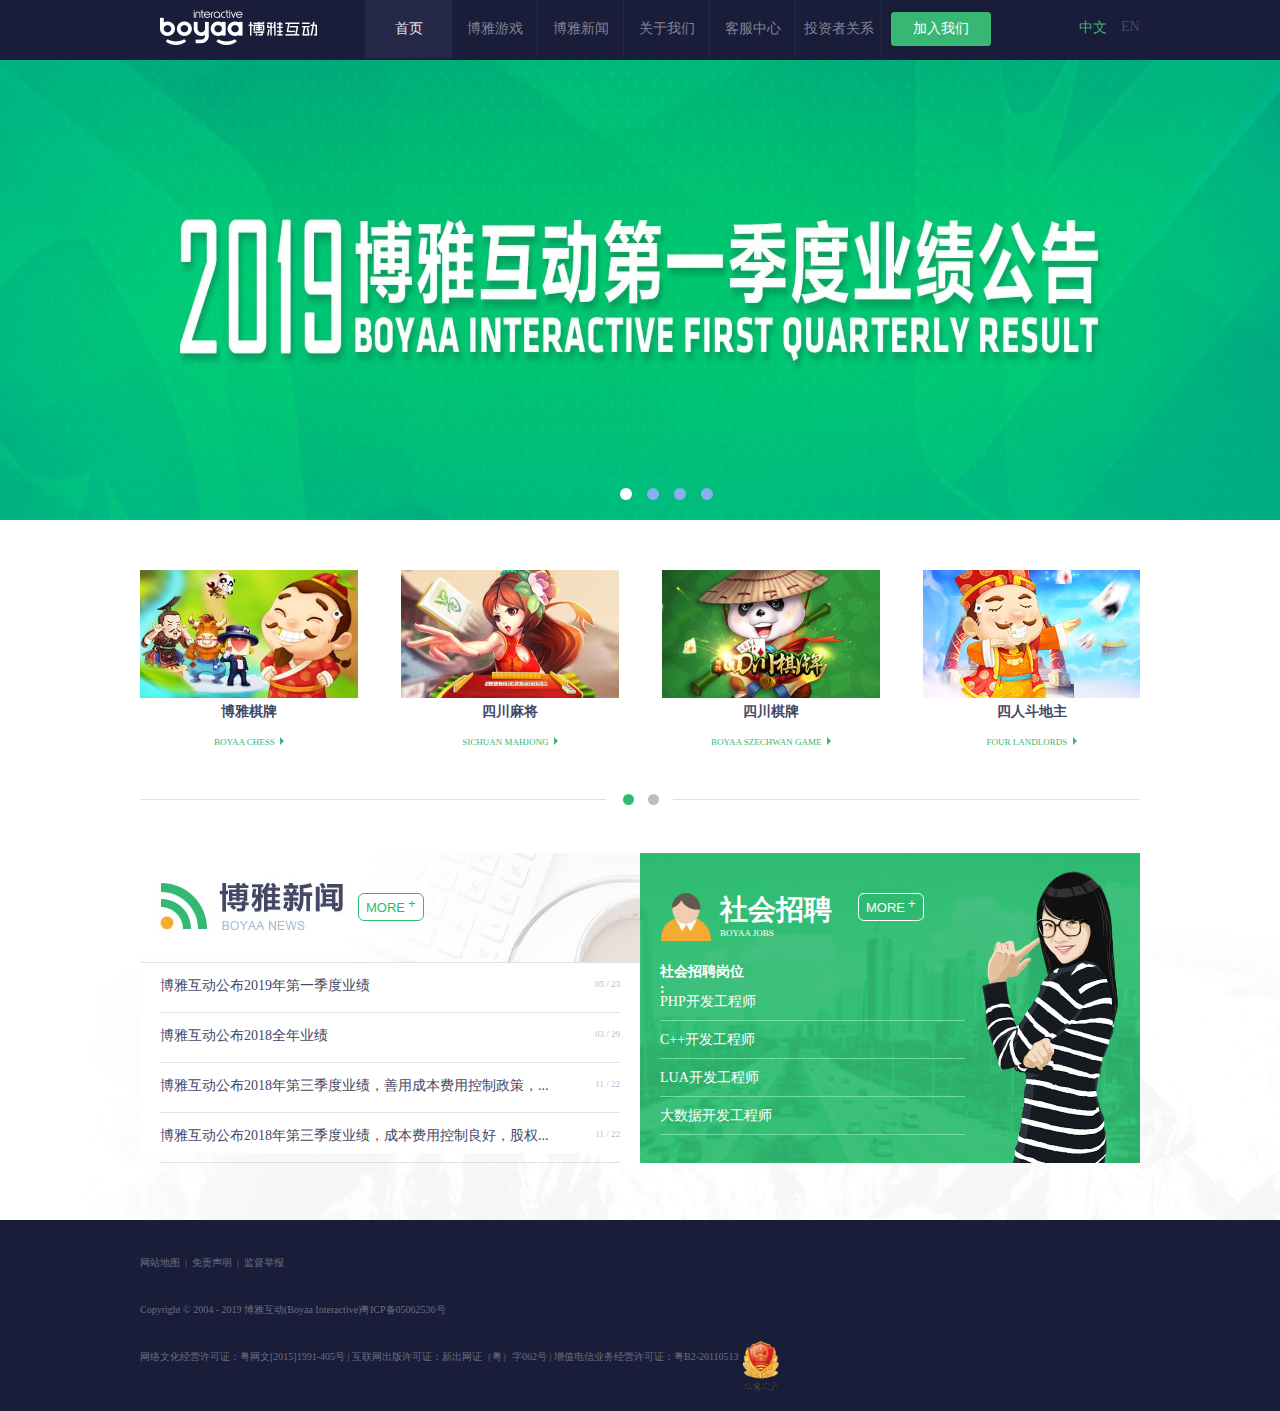
<file: boyya页面/index.html>
<!DOCTYPE html>
<html lang="en">

<head>
    <meta charset="UTF-8">
    <meta name="viewport" content="width=device-width, initial-scale=1.0">
    <meta http-equiv="X-UA-Compatible" content="ie=edge">
    <title>work-boyya</title>
    <link rel="stylesheet" href="css/work-boyaa.css">
    <script src="js/work-boyaa.js"></script>
</head>

<body>
    <div id="top"></div>
    <div class="head">
        <div class="mc">
            <div class="head-logo fl">
                <img src="img/head-logo.png" title="logo">
            </div>
            <div class="head-list">
                <ul>
                    <li class="li-left"><a href="#" class="list-left">首页</a></li>
                    <li><a href="#">博雅游戏</a></li>
                    <li><a href="#">博雅新闻</a></li>
                    <li><a href="#">关于我们</a></li>
                    <li><a href="#">客服中心</a></li>
                    <li><a href="#">投资者关系</a></li>
                </ul>
            </div>
            <div class="head-btn fl">加入我们</div>
            <a href="#" class="head-text fl c">中文</a>
            <a href="#" class="head-text fl e">EN</a>
        </div>
    </div>
    <div class="banner">
        <div class="banner-mc">
            <img src="img/banner1.jpg" title="横幅图片" class="banner-img banner-img-block">
            <img src="img/banner2.jpg" title="横幅图片" class="banner-img banner-img-none">
            <img src="img/banner3.jpg" title="横幅图片" class="banner-img banner-img-none">
            <img src="img/banner4.jpg" title="横幅图片" class="banner-img banner-img-none">
            <div class="roll-icon">
                <div class="icon roll-icon-color-light"></div>
                <div class="icon roll-icon-color-dark"></div>
                <div class="icon roll-icon-color-dark"></div>
                <div class="icon roll-icon-color-dark"></div>
            </div>
        </div>
    </div>
    <div class="container">
        <div class="mc img-mc">
            <div class="img-block">
                <div class="con-img">
                    <img src="img/con-img1.png">
                    <p class="con-img-p">博雅棋牌</p>
                    <a class="con-img-a" href="#">
                        BOYAA CHESS
                        <div class="img-icon"></div>
                    </a>
                </div>
                <div class="con-img">
                    <img src="img/con-img2.png">
                    <p class="con-img-p">四川麻将</p>
                    <a class="con-img-a" href="#">
                        SICHUAN MAHJONG
                        <div class="img-icon"></div>
                    </a>
                </div>
                <div class="con-img">
                    <img src="img/con-img3.png">
                    <p class="con-img-p">四川棋牌</p>
                    <a class="con-img-a" href="#">
                        BOYAA SZECHWAN GAME
                        <div class="img-icon"></div>
                    </a>
                </div>
                <div class="con-img" id="con-img-right">
                    <img src="img/con-img4.png">
                    <p class="con-img-p">四人斗地主</p>
                    <a class="con-img-a" href="#">
                        FOUR LANDLORDS
                        <div class="img-icon"></div>
                    </a>
                </div>
            </div>
            <div class="img-block">
                <div class="con-img">
                    <img src="img/con-img21.png">
                    <p class="con-img-p">博雅互动宣传视频</p>
                    <a class="con-img-a" href="#">
                        点击播放
                        <div class="img-icon"></div>
                    </a>
                </div>
                <div class="con-img">
                    <img src="img/con-img22.png">
                    <p class="con-img-p">BPT宣传片</p>
                    <a class="con-img-a" href="#">
                        点击播放
                        <div class="img-icon"></div>
                    </a>
                </div>
                <div class="con-img">
                    <img src="img/con-img23.png">
                    <p class="con-img-p">麻将全集</p>
                    <a class="con-img-a" href="#">
                        MAHJONG GAMES
                        <div class="img-icon"></div>
                    </a>
                </div>
                <div class="con-img" id="con-img-right">
                    <img src="img/con-img24.png">
                    <p class="con-img-p">中国象棋</p>
                    <a class="con-img-a" href="#">
                        CHINESS CHESS OF BOYAA
                        <div class="img-icon"></div>
                    </a>
                </div>
            </div>
        </div>
        <div class="mc" style="clear:both">
            <div class="line-left fl"></div>
            <div class="line-icon line-icon-light"></div>
            <div class="line-icon line-icon-dark"></div>
            <div class="line-right fl"></div>
        </div>
        <div class="intro-down-bg" style="background-image: url(img/indexmainbg.jpg);">
            <div class="mc">
                <div class="intro-left fl" style="background-image:url(img/con-intro-left-bg.jpg);">
                    <button class="intro-left-btn">
                        <span class="span-t">MORE</span><span class="add-icon">+</span>
                    </button>
                    <div class="left-text left-text-first">
                        <a href="#" class="text-left">博雅互动公布2019年第一季度业绩</a>
                        <div class="text-num">05 / 23</div>
                    </div>
                    <div class="left-text">
                        <a href="#" class="text-left">博雅互动公布2018全年业绩</a>
                        <div class="text-num">03 / 29</div>
                    </div>
                    <div class="left-text">
                        <a href="#" class="text-left">博雅互动公布2018年第三季度业绩，善用成本费用控制政策，...</a>
                        <div class="text-num">11 / 22</div>
                    </div>
                    <div class="left-text">
                        <a href="#" class="text-left">博雅互动公布2018年第三季度业绩，成本费用控制良好，股权...</a>
                        <div class="text-num">11 / 22</div>
                    </div>
                </div>
                <div class="intro-right fl" style="background-image:url(img/con-intro-right-bg.jpg); ">
                    <div class="right-head fl">
                        <div class="head-top">社会招聘</div>
                        <div class="head-down">BOYAA JOBS</div>
                    </div>
                    <button class="intro-right-btn fl">
                        <span class="span-t">MORE</span><span class="add-icon">+</span>
                    </button>
                    <div class="intro-right-list">
                        <a href="#" class="list-head">社会招聘岗位 :</a>
                        <a href="#" class="list-item">PHP开发工程师</a>
                        <a href="#" class="list-item">C++开发工程师</a>
                        <a href="#" class="list-item">LUA开发工程师</a>
                        <a href="#" class="list-item">大数据开发工程师</a>
                    </div>
                </div>
            </div>
        </div>
    </div>
    <div class="footer">
        <div class="mc">
            <ul class="fl">
                <li class="footer-list-top">
                    <a href="#" class=>网站地图</a>&nbsp; |&nbsp;
                    <a href="#" class=>免责声明</a>&nbsp; |&nbsp;
                    <a href="#" class=>监督举报</a>
                </li>
                <li class="footer-list-middle">
                    Copyright © 2004 - 2019 博雅互动(Boyaa Interactive)
                    <a>粤ICP备05062536号</a>
                </li>
                <li class="footer-list-down">
                    网络文化经营许可证：粤网文[2015]1991-405号 | 互联网出版许可证：新出网证（粤）字062号 | 增值电信业务经营许可证：粤B2-20110513
                </li>
            </ul>
            <img src="img/footerimg.png" class="fl" alt="">
        </div>
    </div>

    <a href="#top" class="fixed-top">
        <div class="fixed-icon fl"></div>
        <div class="fixed-text fl">TOP</div>
    </a>
</body>

</html>
</file>
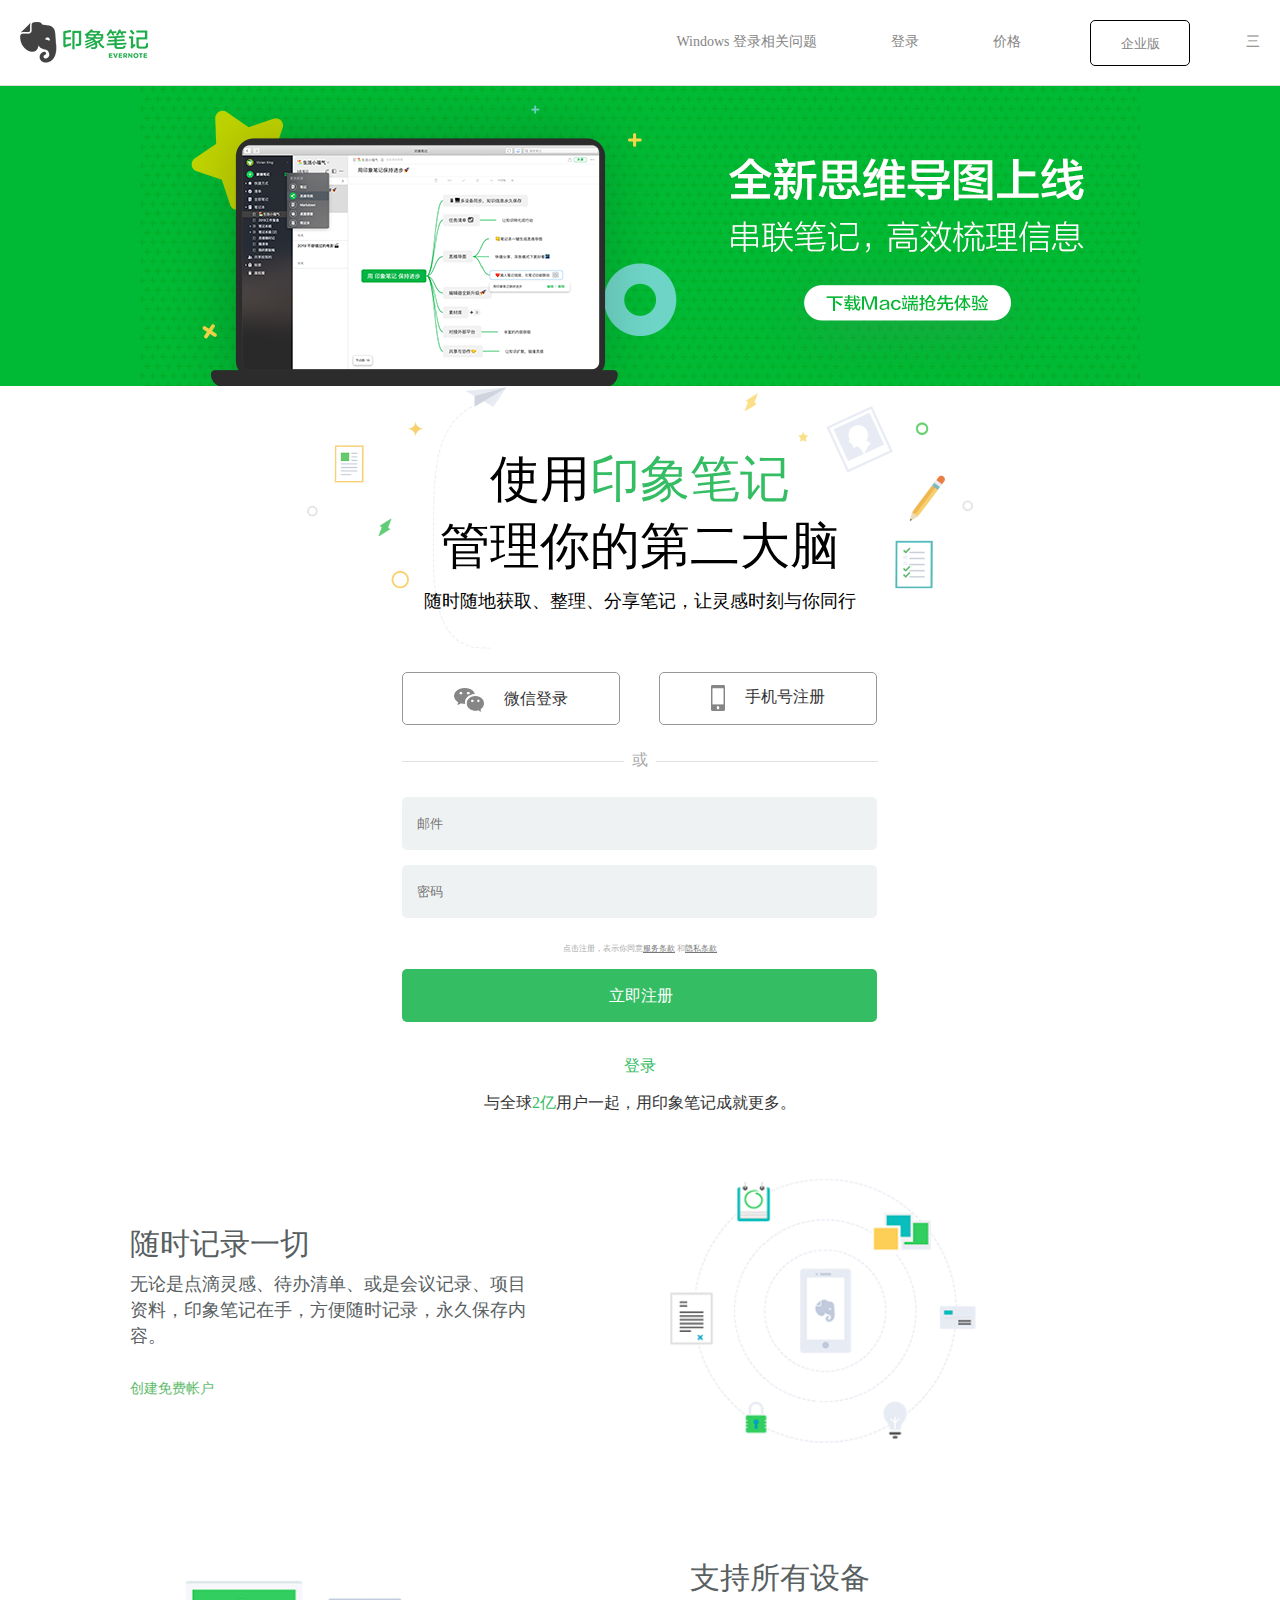
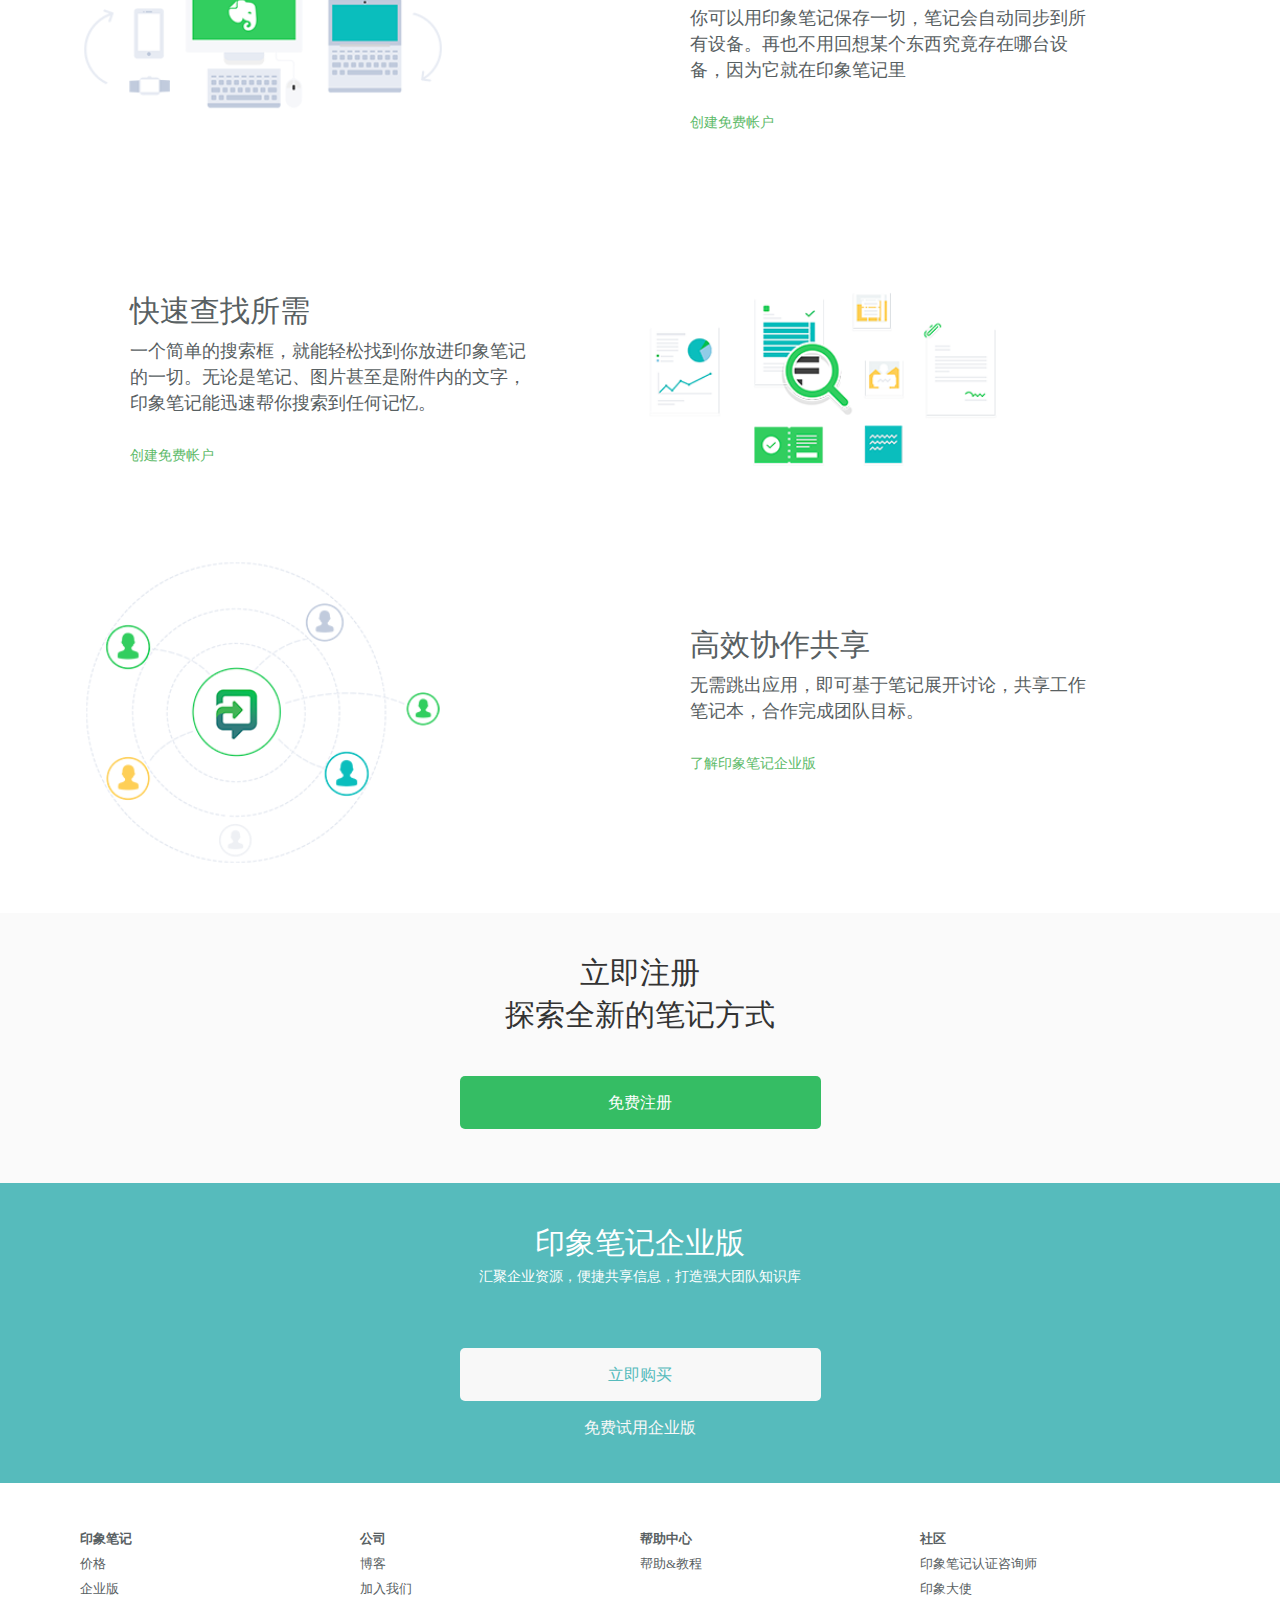
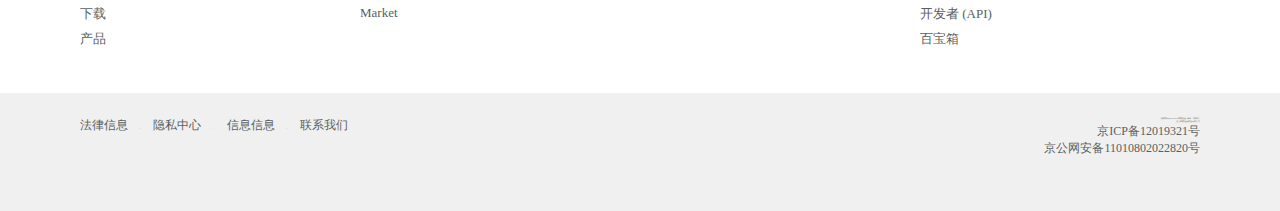
<file: 印象笔记/index.html>
<!DOCTYPE html>

<head>
    <meta charset="UTF-8">
    <meta name="viewport" content="width=device-width,initial-scale=1.0">
    <title>印象笔记练习</title>
    <link rel="stylesheet" href="css/reset.css">
    <link rel="stylesheet" href="css/style.css">
    <style type="text/css">

    </style>
</head>

<body>
    <div class="navbar">
        <div href="#" class="header-logo"></div>
        <ul class="navbar-list">
            <li class="navbar-item"><a class="list-text" href="#">Windows 登录相关问题</a></li>
            <li class="navbar-item"><a class="list-text" href="#">登录</a></li>
            <li class="navbar-item"><a class="list-text" href="#">价格</a></li>
            <li class="navbar-item-btn"><a class="list-text" href="#">企业版</a></li>
            <li class="navbar-item-btn-collapse"><a class="list-text" href="#">三</a></li>
        </ul>
    </div>
    <div class="header-banner">
        <div class="mc">
            <div class="header-banner-bg"></div>
        </div>
    </div>
    <div class="login-panel">
        <img src="img/yx-home-register-bg@3x.png" alt="">
        <div class="panel-mc">
            <p class="login-paner-text-one">使用<span>印象笔记</span></p>
            <p class="login-paner-text-two">管理你的第二大脑</p>
            <p class="login-paner-text-three">随时随地获取、整理、分享笔记，让灵感时刻与你同行</p>
            <div class="panel-btn">
                <a href="#" class="login-btn btn-wechat"><img src="img/icon_wechat_1@2x.png"><span>微信登录</span></a>
                <a href="#" class="login-btn btn-mobile"><img src="img/icon_mobile_1@2x.png"><span>手机号注册</span></a>
            </div>
            <div class="panel-line">
                <div class="line"></div>
                <span>或</span>
                <div class="line"></div>
            </div>
            <input type="text" placeholder="邮件" class="input-one">
            <input type="text" placeholder="密码">
            <p class="tips">点击注册，表示你同意<a href="#">服务条款</a> 和<a href="#">隐私条款</a></p>
            <button>立即注册 </button>
            <a class="login" href="#">登录</a>
            <p class="last-text">与全球<span>2亿</span>用户一起，用印象笔记成就更多。</p>
        </div>
    </div>
    <div class="container">
        <div class="con-row">
            <div class="con-text fl">
                <p>随时记录一切</p>
                <p>无论是点滴灵感、待办清单、或是会议记录、项目资料，印象笔记在手，方便随时记录，永久保存内容。</p>
                <a href="#">创建免费帐户</a>
            </div>
            <div class="con-pic fr"><img src="img/_e-note@1x.png" alt=""></div>
        </div>
        <div class="con-row">
            <div class="con-pic fl"><img src="img/_e-sync@1x.png" alt=""></div>
             <div class="con-text fl">
                <p>支持所有设备</p>
                <p>你可以用印象笔记保存一切，笔记会自动同步到所有设备。再也不用回想某个东西究竟存在哪台设备，因为它就在印象笔记里</p>
                <a href="#">创建免费帐户</a>
            </div>
        </div>
        <div class="con-row">
            <div class="con-text fl">
                <p>快速查找所需</p>
                <p>一个简单的搜索框，就能轻松找到你放进印象笔记的一切。无论是笔记、图片甚至是附件内的文字，印象笔记能迅速帮你搜索到任何记忆。</p>
                <a href="#">创建免费帐户</a>
            </div>
            <div class="con-pic fr"><img src="img/_e-find@1x.png" alt=""></div>
        </div>
        <div class="con-row">
            <div class="con-pic fl"><img src="img/_e-share@1x.png" alt=""></div>
            <div class="con-text fl">
                <p>高效协作共享</p>
                <p>无需跳出应用，即可基于笔记展开讨论，共享工作笔记本，合作完成团队目标。</p>
                <a href="#">了解印象笔记企业版</a>
            </div>
        </div>
    </div>
    <div class="register-panel">
        <p>立即注册</p>
        <p>探索全新的笔记方式</p>
        <a href="#">免费注册</a>
    </div>
    <div class="footer-banner">
        <p>印象笔记企业版</p>
        <p>汇聚企业资源，便捷共享信息，打造强大团队知识库</p>
        <a href="#">立即购买</a>
        <a href="#">免费试用企业版</a>
    </div>
    <div class="company-introdution">
        <ul class="intro-row">
            <li><span>印象笔记</span></li>
            <li><a href="#">价格</a></li>
            <li><a href="#">企业版</a></li>
            <li><a href="#">下载</a></li>
            <li><a href="#">产品</a></li>
        </ul>
        <ul class="intro-row">
            <li><span>公司</span></li>
            <li><a href="#">博客</a></li>
            <li><a href="#">加入我们</a></li>
            <li><a href="#">Market</a></li>
        </ul>
        <ul class="intro-row">
            <li><span>帮助中心</span></li>
            <li><a href="#">帮助&教程</a></li>
        </ul>
        <ul class="intro-row">
            <li><span>社区</span></li>
            <li><a href="#">印象笔记认证咨询师</a></li>
            <li><a href="#">印象大使</a></li>
            <li><a href="#">开发者 (API)</a></li>
            <li><a href="#">百宝箱</a></li>
        </ul>
    </div>
    <div class="footer">
        <div class="footer-mc">
            <ul class="footer-left fl">
                <li><a href="#">法律信息</a>|</li>
                <li><a href="#">隐私中心</a>|</li>
                <li><a href="#">信息信息</a>|</li>
                <li><a href="#">联系我们</a></li>
            </ul>
            <ul class="footer-right fr">
                <li>版权所有 2007-2019 印象笔记. 保留一切权利.</li>
                <li>北京印象笔记科技有限公司</li>
                <li><a href="#">京ICP备12019321号</a></li>
                <li><a href="#">京公网安备11010802022820号</a></li>
            </ul>
        </div>
    </div>
</body>

</html>
</file>
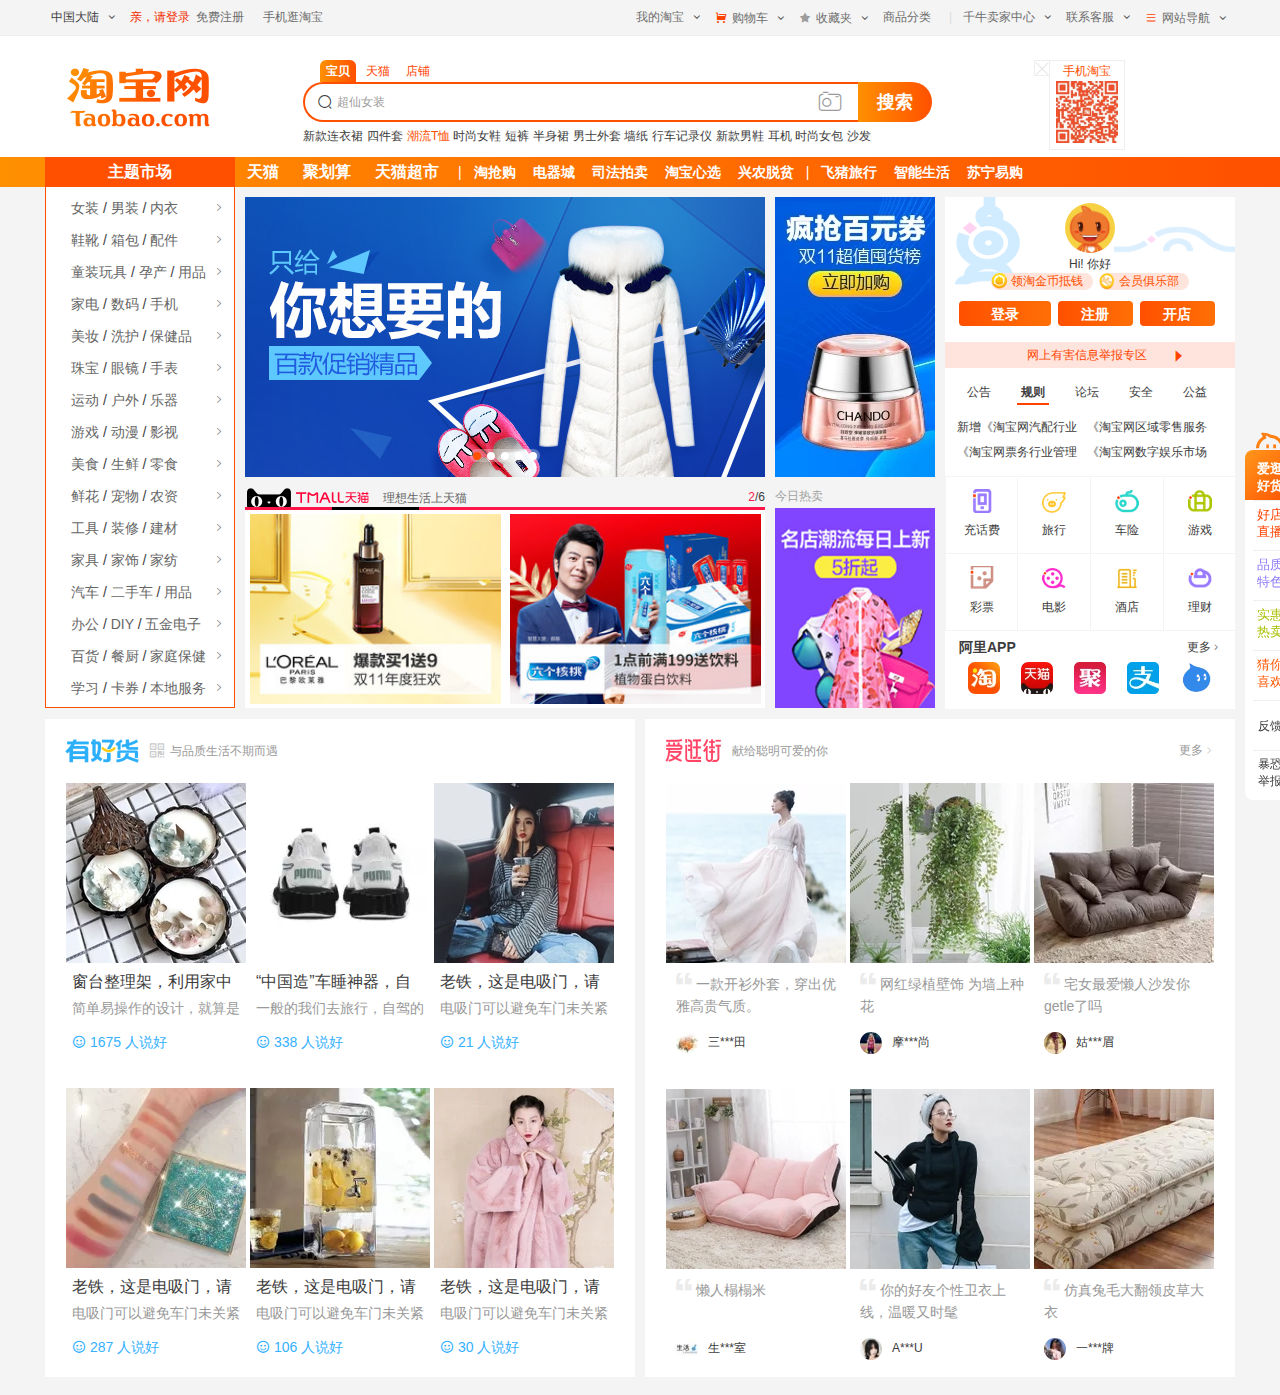
<file: 淘宝/index.html>
<!DOCTYPE html>
<html lang="en">
<head>
    <meta charset="UTF-8">
    <meta name="viewport" content="width=device-width, initial-scale=1.0">
    <meta http-equiv="X-UA-Compatible" content="ie=edge">
    <title>myTaobao</title>
    <link rel="stylesheet" href="./css/myTaobao.css">
    <link rel="icon" href="./favicon.ico">
</head>
<body>
    <!-- 头部导航栏 -->
    <div id="topnav">
        <div class="center clearfix">
            <ul class="left-nav fl">
                <li>
                    <i class="ch">中国大陆</i><span class="iconfont downIcon">&#xe615;</span>
                </li>
                <li>
                    <a href="#" class="login1">亲，请登录</a>
                    <a href="#" class="login2">免费注册</a>
                </li>
                <li><a href="#">手机逛淘宝</a></li>
            </ul>
            <ul  class="right-nav fr">
                <li>
                    <a href="#">我的淘宝</a><span class="iconfont downIcon">&#xe615;</span>
                </li>
                <li>
                    <a href="#"><span class="iconfont shopCar c4">&#xe77c;</span>购物车</a><span class="iconfont downIcon">&#xe615;</span>
                </li>
                <li>
                    </span><a href="#"><span class="iconfont star">&#xe627;</span>收藏夹</a><span class="iconfont downIcon">&#xe615;</span>
                </li>
                <li>
                    <a href="#">商品分类</a>
                </li>
                <li class="line">|</li>
                <li>
                    <a href="#">千牛卖家中心</a><span class="iconfont downIcon">&#xe615;</span>
                </li>
                <li>
                    <a href="#">联系客服</a><span class="iconfont downIcon">&#xe615;</span>
                </li>
                <li>
                   <a href="#"><span class="iconfont more c4">&#xe6b3;</span>网站导航</a><span class="iconfont downIcon">&#xe615;</span>
                </li>
            </ul>
        </div>
    </div>

    <!-- 搜索栏 -->
    <div id="search">
        <div class="center clearfix">
            <h1 class="fl"><a href="#">淘宝网</a></h1>
            <div class="qrCode">
                <a href="#" class="code-content">
                    <h2>手机淘宝</h2>
                    <img src="./image/TB18W1cQFXXXXaWXXXXXXXXXXXX-160-160.png_.webp" alt="">
                </a>
                <a href="#" class="close"><span class="iconfont">&#xe65c;</span></a>
            </div>
            <div class="search-wrapper">
                <ul class="head clearfix">
                    <li class="baby"><a href="#" class="c4">宝贝</a></li>
                    <li><a href="#">天猫</a></li>
                    <li><a href="#">店铺</a></li>
                </ul>
                <form class="search-content" action="#">
                    <input type="text" name="search" class="text">
                    <input type="submit" class="btn" value="搜索"></button>
                    <span class="iconfont photo">&#xe6c0;</span>
                </form>
                <div class="back">
                    <span class="iconfont">&#xe630;</span><i>超仙女装</i>
                </div>
                <ul class="choiceLi">
                    <li><a href="#">新款连衣裙</a></li>
                    <li><a href="#">四件套</a></li>
                    <li><a href="#" class="c5">潮流T恤</a></li>
                    <li><a href="#">时尚女鞋</a></li>
                    <li><a href="#">短裤</a></li>
                    <li><a href="#">半身裙</a></li>
                    <li><a href="#">男士外套</a></li>
                    <li><a href="#">墙纸</a></li>
                    <li><a href="#">行车记录仪</a></li>
                    <li><a href="#">新款男鞋</a></li>
                    <li><a href="#">耳机</a></li>
                    <li><a href="#">时尚女包</a></li>
                    <li><a href="#">沙发</a></li>
                </ul>
            </div>
        </div>
    </div>

    <!-- 主题市场头部 -->
    <div id="titleNav">
        <div class="center">
            <h2>主题市场</h2>
            <ul class="bold">
                <li><a href="#">天猫</a></li>
                <li><a href="#">聚划算</a></li>
                <li><a href="#">天猫超市</a></li>
            </ul>
            <ul class="normal">
                <li class="line">|</li>
                <li><a href="#">淘抢购</a></li>
                <li><a href="#">电器城</a></li>
                <li><a href="#">司法拍卖</a></li>
                <li><a href="#">淘宝心选</a></li>
                <li><a href="#">兴农脱贫</a></li>
                <li class="line">|</li>
                <li><a href="#">飞猪旅行</a></li>
                <li><a href="#">智能生活</a></li>
                <li><a href="#">苏宁易购</a></li>
            </ul>
        </div>
    </div>

    <!-- 首屏内容 -->
    <div id="firstScreen" class="center clearfix">
        <div class="left fl mr10">
            <ul>
                <li>
                    <a href="#">女装</a>
                    <span> / </span>
                    <a href="#">男装</a>
                    <span> / </span>
                    <a href="#">内衣</a>
                    <span class="iconfont">&#xe662;</span>
                </li>
                <li>
                    <a href="#">鞋靴</a>
                    <span> / </span>
                    <a href="#">箱包</a>
                    <span> / </span>
                    <a href="#">配件</a>
                    <span class="iconfont">&#xe662;</span>
                </li>
                <li>
                    <a href="#">童装玩具</a>
                    <span> / </span>
                    <a href="#">孕产</a>
                    <span> / </span>
                    <a href="#">用品</a>
                    <span class="iconfont">&#xe662;</span>
                </li>
                <li>
                    <a href="#">家电</a>
                    <span> / </span>
                    <a href="#">数码</a>
                    <span> / </span>
                    <a href="#">手机</a>
                    <span class="iconfont">&#xe662;</span>
                </li>
                <li>
                    <a href="#">美妆</a>
                    <span> / </span>
                    <a href="#">洗护</a>
                    <span> / </span>
                    <a href="#">保健品</a>
                    <span class="iconfont">&#xe662;</span>
                </li>
                <li>
                    <a href="#">珠宝</a>
                    <span> / </span>
                    <a href="#">眼镜</a>
                    <span> / </span>
                    <a href="#">手表</a>
                    <span class="iconfont">&#xe662;</span>
                </li>
                <li>
                    <a href="#">运动</a>
                    <span> / </span>
                    <a href="#">户外</a>
                    <span> / </span>
                    <a href="#">乐器</a>
                    <span class="iconfont">&#xe662;</span>
                </li>
                <li>
                    <a href="#">游戏</a>
                    <span> / </span>
                    <a href="#">动漫</a>
                    <span> / </span>
                    <a href="#">影视</a>
                    <span class="iconfont">&#xe662;</span>
                </li>
                <li>
                    <a href="#">美食</a>
                    <span> / </span>
                    <a href="#">生鲜</a>
                    <span> / </span>
                    <a href="#">零食</a>
                    <span class="iconfont">&#xe662;</span>
                </li>
                <li>
                    <a href="#">鲜花</a>
                    <span> / </span>
                    <a href="#">宠物</a>
                    <span> / </span>
                    <a href="#">农资</a>
                    <span class="iconfont">&#xe662;</span>
                </li>
                <li>
                    <a href="#">工具</a>
                    <span> / </span>
                    <a href="#">装修</a>
                    <span> / </span>
                    <a href="#">建材</a>
                    <span class="iconfont">&#xe662;</span>
                </li>
                <li>
                    <a href="#">家具</a>
                    <span> / </span>
                    <a href="#">家饰</a>
                    <span> / </span>
                    <a href="#">家纺</a>
                    <span class="iconfont">&#xe662;</span>
                </li>
                <li>
                    <a href="#">汽车</a>
                    <span> / </span>
                    <a href="#">二手车</a>
                    <span> / </span>
                    <a href="#">用品</a>
                    <span class="iconfont">&#xe662;</span>
                </li>
                <li>
                    <a href="#">办公</a>
                    <span> / </span>
                    <a href="#">DIY</a>
                    <span> / </span>
                    <a href="#">五金电子</a>
                    <span class="iconfont">&#xe662;</span>
                </li>
                <li>
                    <a href="#">百货</a>
                    <span> / </span>
                    <a href="#">餐厨</a>
                    <span> / </span>
                    <a href="#">家庭保健</a>
                    <span class="iconfont">&#xe662;</span>
                </li>
                <li>
                    <a href="#">学习</a>
                    <span> / </span>
                    <a href="#">卡券</a>
                    <span> / </span>
                    <a href="#">本地服务</a>
                    <span class="iconfont">&#xe662;</span>
                </li>
            </ul>
        </div>
        <div class="right fr mt10">
            <div class="user-wrapper">
                <a href="#"><img src="./image/TB1yeWeIFXXXXX5XFXXuAZJYXXX-210-210.png_50x50.jpg" alt=""></a>
                <p class="hi">Hi! 你好</p>
                <p class="coint">
                    <span class="coint1"><a href="#" class="c5">领淘金币抵钱</a></span>
                    <span class="coint2"><a href="#" class="c5">会员俱乐部</a></span>
                </p>
                <div class="btn-group">
                    <button class="login">登录</button><button>注册</button><button>开店</button>
                </div>
            </div>
            <a class="tipOff c4">
                网上有害信息举报专区<span class="iconfont">&#xe810;</span>
            </a>
            <div class="bulletin-wrapper">
                <ul class="bulletin">
                    <li><a href="#">公告</a></li>
                    <li class="selected"><a href="#">规则</a></li>
                    <li><a href="#">论坛</a></li>
                    <li><a href="#">安全</a></li>
                    <li><a href="#">公益</a></li>
                </ul>
                <ul class="detail">
                    <li><a href="#">新增《淘宝网汽配行业管理规范》公示通知</a></li>
                    <li><a href="#">《淘宝网区域零售服务说明》变更公示通知</a></li>
                    <li><a href="#">《淘宝网票务行业管理规范》变更公示通知</a></li>
                    <li><a href="#">《淘宝网数字娱乐市场须提供官方授权的商品目录》变更公示通知</a></li>
                </ul>
            </div>
            <ul class="tool-wrapper">
                <li><a href="#"><span></span><i>充话费</i></a></li>
                <li class="longer"><a href="#"><span></span><i>旅行</i></a></li>
                <li class="longer"><a href="#"><span></span><i>车险</i></a></li>
                <li><a href="#"><span></span><i>游戏</i></a></li>
                <li><a href="#"><span></span><i>彩票</i></a></li>
                <li class="longer"><a href="#"><span></span><i>电影</i></a></li>
                <li class="longer"><a href="#"><span></span><i>酒店</i></a></li>
                <li><a href="#"><span></span><i>理财</i></a></li>
            </ul>
            <div class="app">
                <h4 class="clearfix">
                    <i class="ali fl">阿里APP</i>
                    <a href="#" class="more fr">更多<span class="iconfont">&#xe55b;</span></a>
                </h4>
                <ul>
                    <li><a href="#"><img src="./image/下载.webp" alt=""></a></li>
                    <li><a href="#"><img src="./image/天猫.webp" alt=""></a></li>
                    <li><a href="#"><img src="./image/聚.webp" alt=""></a></li>
                    <li><a href="#"><img src="./image/支.webp" alt=""></a></li>
                    <li><a href="#"><img src="./image/alilogo.webp" alt=""></a></li>
                </ul>
            </div>
        </div>
        <div class="middle mt10">
            <div class="top">
                <div class="imgs fl mr10">
                    <a href="#"><img src="./image/TB1JNHwKFXXXXafXVXXSutbFXXX.jpg" alt=""></a>
                    <span class="iconfont prevIcon">&#xe626;</span>
                    <span class="iconfont nextIcon">&#xe55b;</span>
                    <ul class="circles">
                        <li><a href="#" class="selected">1</a></li>
                        <li><a href="#">2</a></li>
                        <li><a href="#">3</a></li>
                        <li><a href="#">4</a></li>
                        <li><a href="#">5</a></li>
                    </ul>
                </div>
                <a href="#"><img src="./image/O1CN01FZql8W1vbz0aqGL5J_!!826192-0-lubanu.jpg_290x290q90.jpg_.webp.jpg" class="fl"></a>
            </div>
            <div class="bottom">
                <div class="imgs-wrapper fl">
                    <h3 class="bottom-title clearfix">
                        <img src="./image/TB1thpcbUgQMeJjy0FjXXaExFXa-122-22.png" alt="">
                        <i>理想生活上天猫</i>
                        <span class="fr"><i>2</i>/6</span>
                        <ul class="select-line">
                            <li><a href="#">1</a></li>
                            <li><a href="#" class="selected">2</a></li>
                            <li><a href="#">3</a></li>
                            <li><a href="#">4</a></li>
                            <li><a href="#">5</a></li>
                            <li><a href="#">6</a></li>
                        </ul>
                    </h3>
                    <div class="imgs">
                        <a href="#"><img src="./image/TB1ark7l4v1gK0jSZFFSuv0sXXa.jpg_240x240q90.jpg" alt=""></a><a href="#"><img src="./image/TB1K8nukGL7gK0jSZFBSutZZpXa.jpg_240x240q90.jpg" alt=""></a>
                        <span class="iconfont prevIcon">&#xe626;</span>
                        <span class="iconfont nextIcon">&#xe55b;</span>
                    </div>
                </div>
                <div class="bottom-right fr mr10">
                    <h3>今日热卖</h3>
                    <a href="#"><img src="./image/TB1j4LLKpXXXXcbaXXXSutbFXXX.jpg"></a>
                </div>
            </div>
        </div>
    </div>

    <!-- 有好货 爱逛街 -->
    <div id="secondScreen" class="center clearfix">
        <div class="left fl mt10">
            <h3>
                <img src="./image/TB1tqpnegMPMeJjy1XcXXXpppXa-148-48.png"><span class="iconfont">&#xe666;</span><i>与品质生活不期而遇</i>
            </h3>
            <ul>
                <li>
                    <a class="img" href="#"><img src="./image/TB1lnBBRXXXXXcoXFXXYXGcGpXX_M2.SS2_180x180xzq90.jpg_.webp.jpg"></a>
                    <h4><a href="#">窗台整理架，利用家中每一寸空间</a></h4>
                    <p class="text">
                        简单易操作的设计，就算是女孩子一个人也完全没有问题。多种尺寸的选择，能满足不同空间与人群的使用需求。可伸缩的同时，移动起来也非常的方便，反复利用更环保。贴心人性化的围栏设计搭配优质耐用的选材，承重力杠杠滴且物品不易滑落，美观又实用。
                    </p>
                    <a href="#" class="num"><span class="iconfont">&#xe604;</span><i>1675 人说好</i></a>
                </li>
                <li>
                    <a class="img" href="#"><img src="./image/O1CN01qkuVDn1eNSuEj5e6u_!!1022433859-0-beehive-scenes.jpg_180x180xzq90.jpg_.webp.jpg"></a>
                    <h4><a href="#">“中国造”车睡神器，自驾游更轻松</a></h4>
                    <p class="text">
                        一般的我们去旅行，自驾的时候酒店都爆满，带上车载折叠床，随时随地将后排升级为车载大床房。如果去前不着村后不着地的地方，更需要车载折叠床来休息了。安装简单，扎实牢固，安全贴心而且可以睡下不止一个人哦，不愧是车睡神器，有了它自驾游更轻松了。
                    </p>
                    <a href="#" class="num"><span class="iconfont">&#xe604;</span><i>338 人说好</i></a>
                </li>
                <li>
                    <a class="img" href="#"><img src="./image/TB1g33GXKkJL1JjSZFmYXIw0XXa_M2.SS2_180x180xzq90.jpg_.webp.jpg"></a>
                    <h4><a href="#">老铁，这是电吸门，请轻点关门</a></h4>
                    <p class="text">
                        电吸门可以避免车门未关紧闭带来的安全隐患，这款电吸门，拥有外观、新型专利保障，确保使用安全性，无需改装原车装饰，无需电脑编程及复杂的布线，就能让你毫不费力的关闭车门，体验前所未有的触感，而且门锁闭过程会让你感觉舒适，声音特别轻，告别传统沉闷的巨响。
                    </p>
                    <a href="#" class="num"><span class="iconfont">&#xe604;</span><i>21 人说好</i></a>
                </li>
                <li>
                    <a class="img" href="#"><img src="./image/TB2a.PkdcIrBKNjSZK9XXagoVXa_!!2996558363.jpg_180x180xzq90.jpg_.webp (1).jpg"></a>
                    <h4><a href="#">老铁，这是电吸门，请轻点关门</a></h4>
                    <p class="text">
                        电吸门可以避免车门未关紧闭带来的安全隐患，这款电吸门，拥有外观、新型专利保障，确保使用安全性，无需改装原车装饰，无需电脑编程及复杂的布线，就能让你毫不费力的关闭车门，体验前所未有的触感，而且门锁闭过程会让你感觉舒适，声音特别轻，告别传统沉闷的巨响。
                    </p>
                    <a href="#" class="num"><span class="iconfont">&#xe604;</span><i>287 人说好</i></a>
                </li>
                <li>
                    <a class="img" href="#"><img src="./image/TB2S4J2ngJlpuFjSspjXXcT.pXa_!!1840730563-0-beehive-scenes.jpg_180x180xzq90.jpg_.webp.jpg"></a>
                    <h4><a href="#">老铁，这是电吸门，请轻点关门</a></h4>
                    <p class="text">
                        电吸门可以避免车门未关紧闭带来的安全隐患，这款电吸门，拥有外观、新型专利保障，确保使用安全性，无需改装原车装饰，无需电脑编程及复杂的布线，就能让你毫不费力的关闭车门，体验前所未有的触感，而且门锁闭过程会让你感觉舒适，声音特别轻，告别传统沉闷的巨响。
                    </p>
                    <a href="#" class="num"><span class="iconfont">&#xe604;</span><i>106 人说好</i></a>
                </li>
                <li>
                    <a class="img" href="#"><img src="./image/TB2WJhcXzgy_uJjSZTEXXcYkFXa_!!54809812.jpg_180x180xzq90.jpg_.webp.jpg"></a>
                    <h4><a href="#">老铁，这是电吸门，请轻点关门</a></h4>
                    <p class="text">
                        电吸门可以避免车门未关紧闭带来的安全隐患，这款电吸门，拥有外观、新型专利保障，确保使用安全性，无需改装原车装饰，无需电脑编程及复杂的布线，就能让你毫不费力的关闭车门，体验前所未有的触感，而且门锁闭过程会让你感觉舒适，声音特别轻，告别传统沉闷的巨响。
                    </p>
                    <a href="#" class="num"><span class="iconfont">&#xe604;</span><i>30 人说好</i></a>
                </li>
            </ul>
        </div>
        
        <div class="right fr mt10">
            <h3>
                <img src="./image/TB1UNX2bSFRMKJjy0FhXXX.xpXa-112-46.png"><i>献给聪明可爱的你</i>
                <p class="fr">更多<span class="iconfont">&#xe55b;</span></p>
            </h3>
            <ul>
                <li>
                    <a class="img" href="#"><img src="./image/r1_.webp.jpg"></a>
                    <h4><a href="#"><span class="iconfont">&#xe60f;</span>一款开衫外套，穿出优雅高贵气质。</a></h4>
                    <a href="#" class="user"><img src="./image/u1.jpg" alt=""><i>三***田</i></a>
                </li>
                <li>
                    <a class="img" href="#"><img src="./image/r2.webp.jpg"></a>
                    <h4><a href="#"><span class="iconfont">&#xe60f;</span>网红绿植壁饰 为墙上种花</a></h4>
                    <a href="#" class="user"><img src="./image/u2.jpg" alt=""><i>摩***尚</i></a>
                </li>
                <li>
                    <a class="img" href="#"><img src="./image/r3.webp.jpg"></a>
                    <h4><a href="#"><span class="iconfont">&#xe60f;</span>宅女最爱懒人沙发你getle了吗</a></h4>
                    <a href="#" class="user"><img src="./image/u3.jpg" alt=""><i>姑***眉</i></a>
                </li>
                <li>
                    <a class="img" href="#"><img src="./image/r4.webp.jpg"></a>
                    <h4><a href="#"><span class="iconfont">&#xe60f;</span>懒人榻榻米</a></h4>
                    <a href="#" class="user"><img src="./image/u4.jpg" alt=""><i>生***室</i></a>
                </li>
                <li>
                    <a class="img" href="#"><img src="./image/r5.webp.jpg"></a>
                    <h4><a href="#"><span class="iconfont">&#xe60f;</span>你的好友个性卫衣上线，温暖又时髦</a></h4>
                    <a href="#" class="user"><img src="./image/u5.jpg" alt=""><i>A***U</i></a>
                </li>
                <li>
                    <a class="img" href="#"><img src="./image/r6.webp.jpg"></a>
                    <h4><a href="#"><span class="iconfont">&#xe60f;</span>仿真兔毛大翻领皮草大衣</a></h4>
                    <a href="#" class="user"><img src="./image/u6.jpg" alt=""><i>一***牌</i></a>
                </li>
                
            </ul>
        </div>
    </div>

    <!-- 固定导航栏 -->
    <div id="fixedNav" class="center">
        <div class="fixedNav-wrapper">
            <ul>
                <li class="selected"><a href="#" class="selected">爱逛 好货</a></li>
                <li><a href="#">好店 直播</a></li>
                <li><a href="#">品质 特色</a></li>
                <li><a href="#">实惠 热卖</a></li>
                <li><a href="#">猜你 喜欢</a></li>
                <li><a href="#">反馈</a></li>
                <li><a href="#">暴恐 举报</a></li>
            </ul>
            <span class="iconfont">&#xe605;</span>
        </div>
    </div>
</body>
</html>
</file>
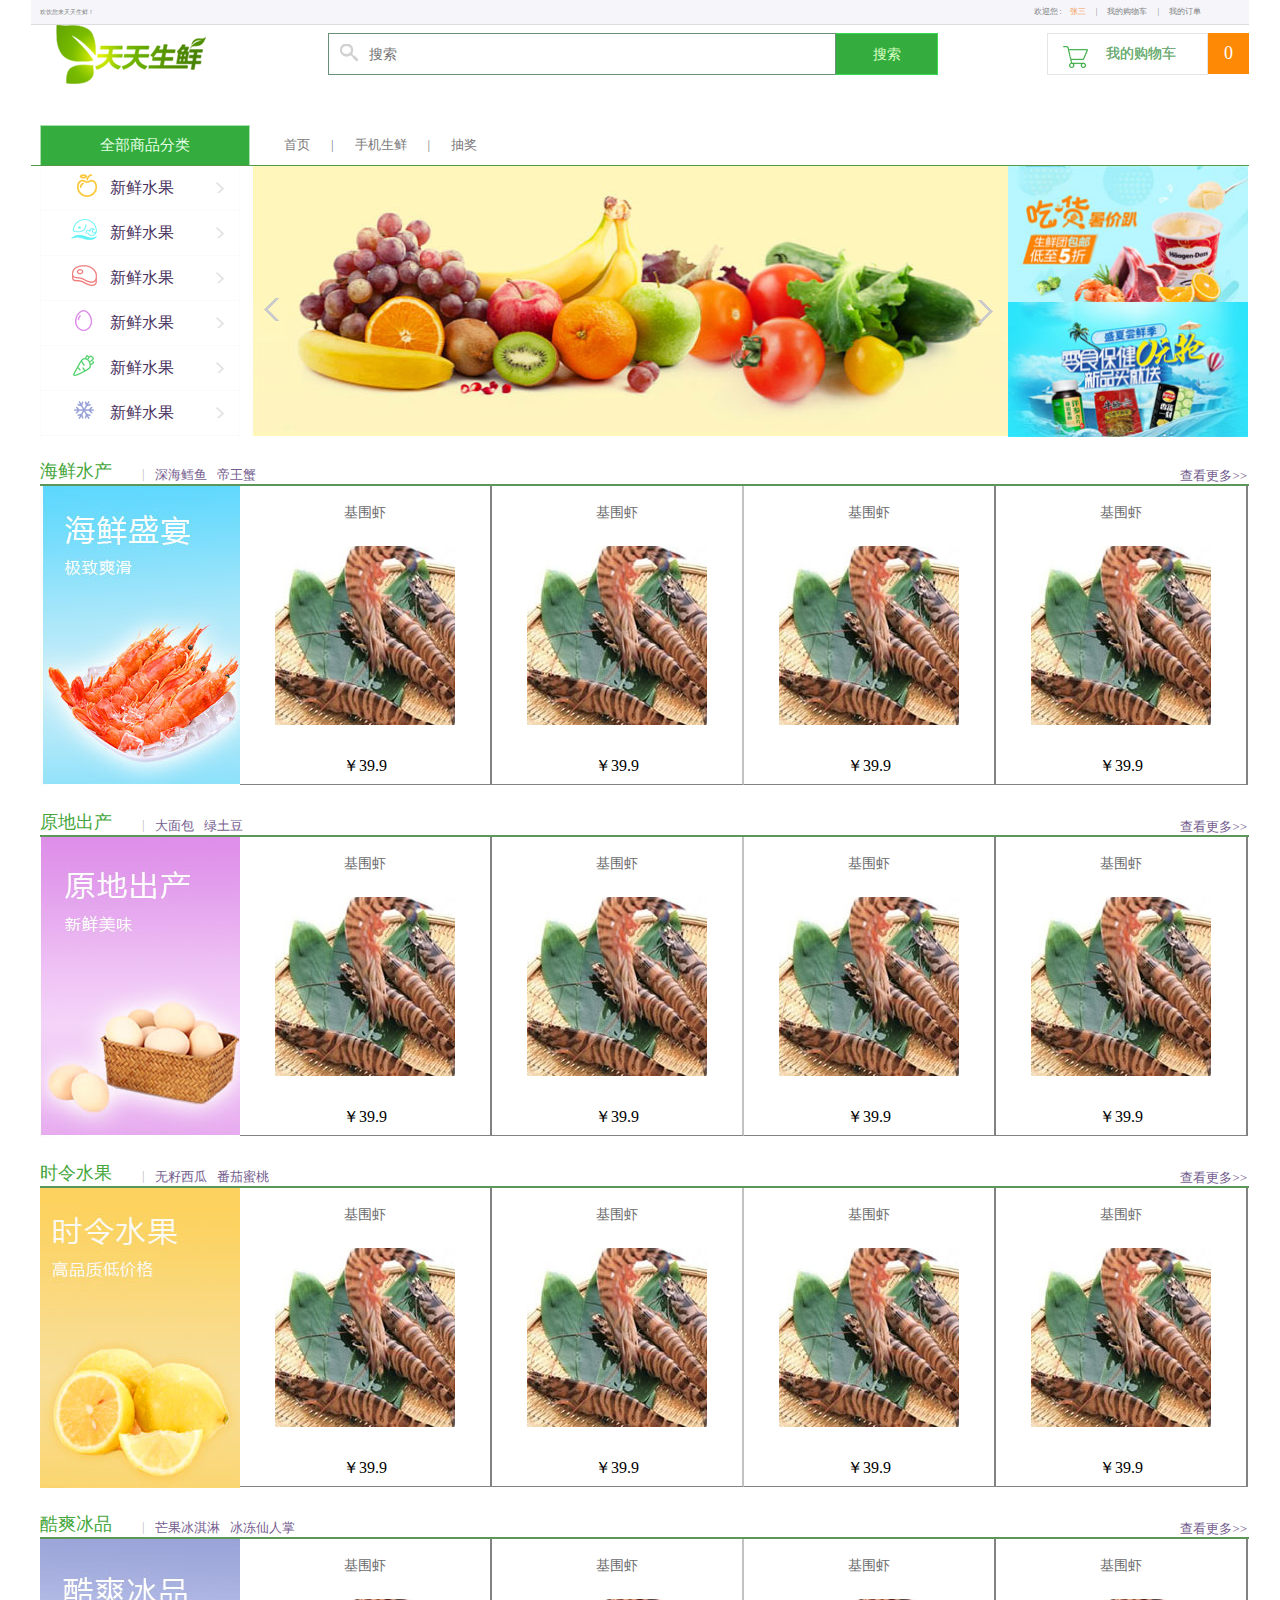
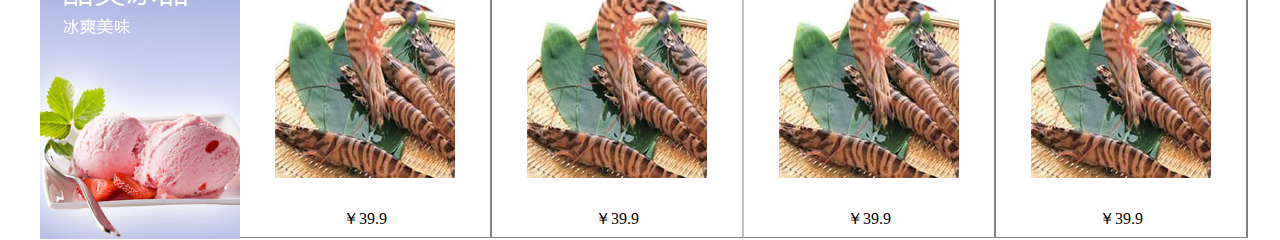
<file: 生鲜页面/index.html>
<!DOCTYPE html>

<head>
    <meta charset="UTF-8">
    <meta name="viewport" content="width=device-width, initial-scale=1.0">
    <link rel="stylesheet" href="css/reset.css">
    <link rel="stylesheet" href="css/style.css">
    <title>生鲜</title>
</head>

<body>
    <div class="mc">
        <div class="header-top">
            <p>欢饮您来天天生鲜！</p>
            <ul>
                <li>欢迎您 : </li>
                <li>张三</li>
                <li>|<a href="#">我的购物车</a></li>
                <li>|<a href="#">我的订单</a></li>
            </ul>
        </div> 
        <div class="header">
            <div class="header-logo">
                <img src="img/logo.png" alt="">
            </div>
            <span class="search-logo">
                <img src="img/search.png" alt="">
            </span>
            <input type="text" placeholder="搜索">
            <button type="button" class="search-btn">搜索</button>
            <span class="zero">0</span>
            <p><img src="img/buycar.png">我的购物车</p>
        </div>
        <div class="header-list">
            <div class="list-header">全部商品分类</div>
            <ul>
                <li><a href="#">首页</a>|</li>
                <li><a href="#">手机生鲜</a>|</li>
                <li><a href="#">抽奖</a></li>
            </ul>
        </div>
        <div class="slide-panel">
            <ul class="slide-panel-list">
                <li><img src="img/icon01.png">新鲜水果<img src="img/listarrow.png" alt=""></li>
                <li><img src="img/icon02.png">新鲜水果<img src="img/listarrow.png" alt=""></li>
                <li><img src="img/icon03.png">新鲜水果<img src="img/listarrow.png" alt=""></li>
                <li><img src="img/icon04.png">新鲜水果<img src="img/listarrow.png" alt=""></li>
                <li><img src="img/icon05.png">新鲜水果<img src="img/listarrow.png" alt=""></li>
                <li><img src="img/icon06.png">新鲜水果<img src="img/listarrow.png" alt=""></li>
            </ul>
            <div class="slide-imgs">
                <img src="img/leftarrow.png" alt="">
                <img src="img/rightarrow.png" alt="">
                <img src="img/slide.jpg" alt="">
                <img src="img/slide.jpg" alt="">
                <img src="img/slide.jpg" alt="">
                <img src="img/slide.jpg" alt="">
                <img src="img/slide.jpg" alt="">
               
            </div>
            <div class="slide-panel-right">
                <img src="img/ad1.jpg" alt="">
                <img src="img/ad2.jpg" alt="">
            </div>
        </div>
        <div class="container-list">
            <p class="container-header">海鲜水产</p>
            <ul>
                <li>|</li>
                <li><a href="#">深海鳕鱼</a></li>
                <li><a href="#">帝王蟹</a></li>
            </ul>
            <a href="#">查看更多>></a>
        </div>
        <div class="imgs">
            <img src="img/fish.jpg" alt="">
            <div class="img-con">
                <p>基围虾</p>
                <img src="img/xia.jpg" alt="">
                <p>￥39.9</p>
            </div>
            <div class="img-con">
                <p>基围虾</p>
                <img src="img/xia.jpg" alt="">
                <p>￥39.9</p>
            </div>
            <div class="img-con">
                <p>基围虾</p>
                <img src="img/xia.jpg" alt="">
                <p>￥39.9</p>
            </div>
            <div class="img-con">
                <p>基围虾</p>
                <img src="img/xia.jpg" alt="">
                <p>￥39.9</p>
            </div>
        </div>
         <div class="container-list">
            <p class="container-header">原地出产</p>
            <ul>
                <li>|</li>
                <li><a href="#">大面包</a></li>
                <li><a href="#">绿土豆</a></li>
            </ul>
            <a href="#">查看更多>></a>
        </div>
        <div class="imgs">
            <img src="img/egg.jpg" alt="">
            <div class="img-con">
                <p>基围虾</p>
                <img src="img/xia.jpg" alt="">
                <p>￥39.9</p>
            </div>
            <div class="img-con">
                <p>基围虾</p>
                <img src="img/xia.jpg" alt="">
                <p>￥39.9</p>
            </div>
            <div class="img-con">
                <p>基围虾</p>
                <img src="img/xia.jpg" alt="">
                <p>￥39.9</p>
            </div>
            <div class="img-con">
                <p>基围虾</p>
                <img src="img/xia.jpg" alt="">
                <p>￥39.9</p>
            </div>
        </div>
         <div class="container-list">
            <p class="container-header">时令水果</p>
            <ul>
                <li>|</li>
                <li><a href="#">无籽西瓜</a></li>
                <li><a href="#">番茄蜜桃</a></li>
            </ul>
            <a href="#">查看更多>></a>
        </div>
        <div class="imgs">
            <img src="img/friut.jpg" alt="">
            <div class="img-con">
                <p>基围虾</p>
                <img src="img/xia.jpg" alt="">
                <p>￥39.9</p>
            </div>
            <div class="img-con">
                <p>基围虾</p>
                <img src="img/xia.jpg" alt="">
                <p>￥39.9</p>
            </div>
            <div class="img-con">
                <p>基围虾</p>
                <img src="img/xia.jpg" alt="">
                <p>￥39.9</p>
            </div>
            <div class="img-con">
                <p>基围虾</p>
                <img src="img/xia.jpg" alt="">
                <p>￥39.9</p>
            </div>
        </div>
         <div class="container-list">
            <p class="container-header">酷爽冰品</p>
            <ul>
                <li>|</li>
                <li><a href="#">芒果冰淇淋</a></li>
                <li><a href="#">冰冻仙人掌</a></li>
            </ul>
            <a href="#">查看更多>></a>
        </div>
        <div class="imgs">
            <img src="img/icecream.jpg" alt="">
            <div class="img-con">
                <p>基围虾</p>
                <img src="img/xia.jpg" alt="">
                <p>￥39.9</p>
            </div>
            <div class="img-con">
                <p>基围虾</p>
                <img src="img/xia.jpg" alt="">
                <p>￥39.9</p>
            </div>
            <div class="img-con">
                <p>基围虾</p>
                <img src="img/xia.jpg" alt="">
                <p>￥39.9</p>
            </div>
            <div class="img-con">
                <p>基围虾</p>
                <img src="img/xia.jpg" alt="">
                <p>￥39.9</p>
            </div>
        </div>
    </div>
</body>

</html>
</file>
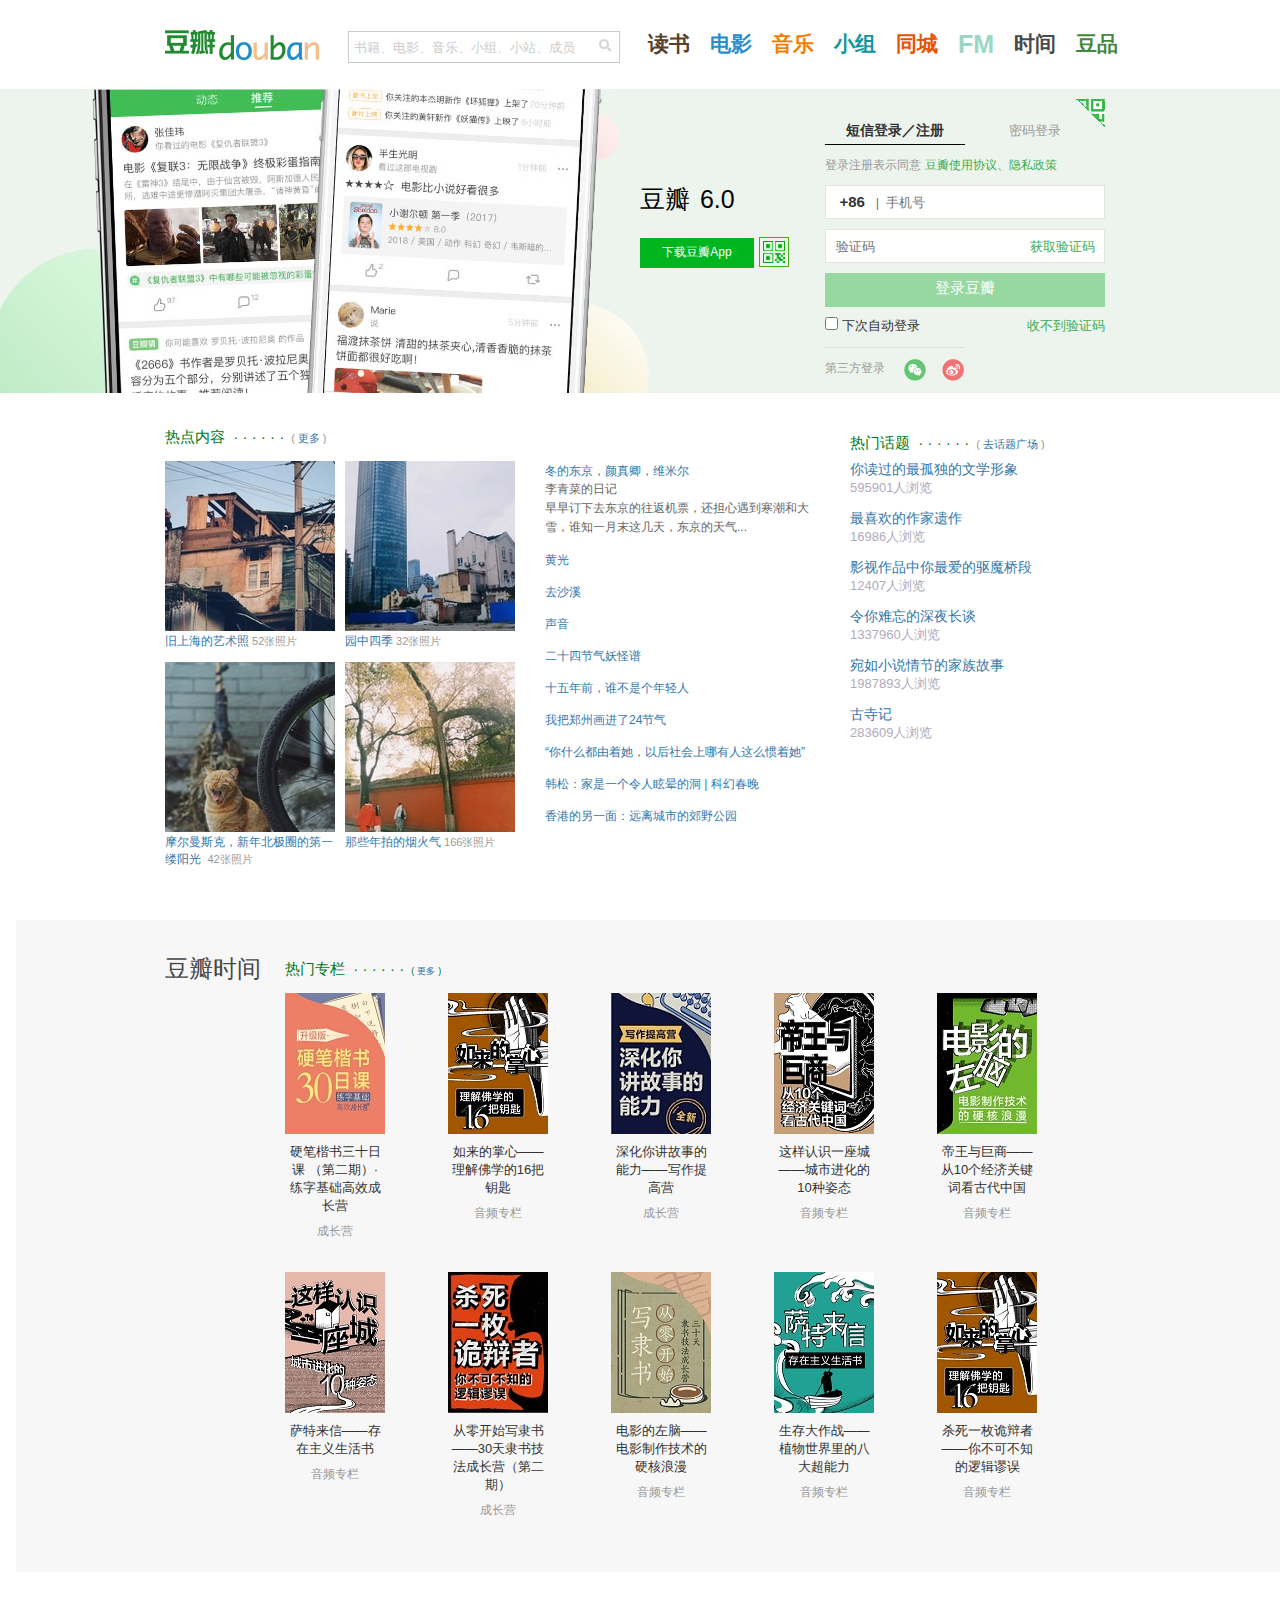
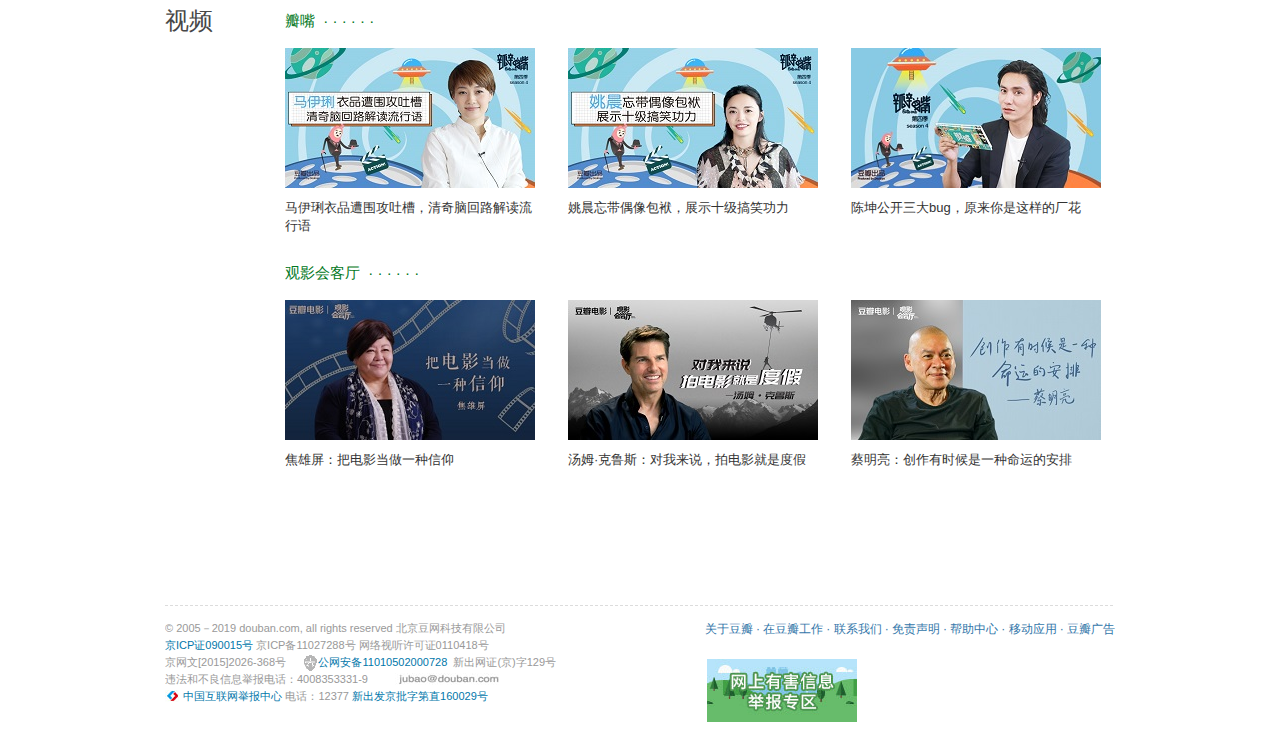
<file: 豆瓣/index.html>
<!DOCTYPE html>
<html lang="en">
<head>
    <meta charset="UTF-8">
    <title>豆瓣</title>
    <link rel="stylesheet" href="css/reset.css"/>
    <link rel="stylesheet" href="css/comont.css"/>
    <link rel="stylesheet" href="css/index.css"/>
</head>
<body>  
    <div class="public-header">
    	<div class="public-container clearfloat" >
            <div class="header-logo"><a href=""></a></div>
            <input class="textarea" type="text" name="name" style="height:30px;width:270px;border:rgb(204,204,204) 1px solid;"/>
            <span class="search-notes" >书籍、电影、音乐、小组、小站、成员</span>
            <div class="search-logo"><img src="imagins/bn_srh_1.png"></div>
            <ul class="header-list clearfloat">
            	<li class="item"><div class="item1"><a href="">读书</a></div></li>
                <li class="item"><div class="item2"><a href="">电影</a></div></li>
                <li class="item"><div class="item3"><a href="">音乐</a></div></li>
                <li class="item"><div class="item4"><a href="">小组</a></div></li>
                <li class="item"><div class="item5"><a href="">同城</a></div></li>
                <li class="item"><div class="item6"><a href="">FM</a></div></li>
                <li class="item"><div class="item7"><a href="">时间</a></div></li>
                <li class="item"><div class="item8"><a href="">豆品</a></div></li>
            </ul>
        </div>
    </div>
    <div class="index-banner">
   		<div class="banner-container">
    		<div class="banner-bg "><img class="bg" src="imagins/未标题-1487.jpg"></div>
            <div class="banner-col2 clearfloat">
                <p class=>豆瓣&nbsp;<span>6.0</span></p><button>下载豆瓣<span>App</span></button>
                <div class="col2-imagin clearfloat"><img src="imagins/icon_qrcode_green.png"></div>
            </div>
       		<div class="login-interface clearfloat">
                <ul class="login-header clearfloat">
                        <li class="item1">短信登录／注册</li>	
                        <li class="item2">密码登录</li>
                        <li><div class="header-imagin "><img class="bg3" src="imagins/下载.png"></div><br/></li>
                </ul>
                <div class="login-textarea">
                    <div class="textarea-header">
                        <p>登录注册表示同意 <a href="">豆瓣使用协议、隐私政策</a></p>
                    </div>
                    <div class="text-body">
                        <input class="ph-number" type="text"/><span class="ph"><b>+86</b>&nbsp;&nbsp;&nbsp;|&nbsp;&nbsp;手机号</span><br/>
                        <input class="verification-code" type="text"/><span class="code">验证码<span/><a class="get-code" href=""> 获取验证码</a><br/>
                    </div>
                    <input class="submit" type="submit" value="登录豆瓣" name="提交"/>
                    <div class="textarea-footer">
                    	<input type="checkbox" value="next automatic login" name="checkbox"/>
                        <span>下次自动登录<a href="">收不到验证码</a></span>
                    </div>
                </div>
                
                <div class="login-footer clearfloat">
                    <ul class="footer-col">
                        <li><span>第三方登录</span></li>
                        <li><img class="img1" src="imagins/微信.jpg"></li>
                        <li><img class="img2" src="imagins/微博.jpg"></li>
                    </ul>
                </div>
       		 </div>
        </div>
    </div>
    <div class="index-list">
        <div class="public-container clearfloat">
            <div class="list-col1">
                <ul class="list-header clearfloat">
                    <li class="hot-content">热点内容&nbsp; · · · · · ·<span class="hot-more">(<a href="">更多</a>)</span></li>
                </ul>
                <ul class="list-imagin-col">
                    <ul>
                        <li><img src="imagins/p2545222510.webp.jpg"><p>旧上海的艺术照<span>&nbsp;52张照片</span></p></li>
                    </ul>
                    <ul class="list-imagin-line2">
                        <li><img src="imagins/p2546003004.webp.jpg"><p>摩尔曼斯克，新年北极圈的第一<br/>缕阳光 <span>&nbsp;42张照片</span></p></li>
                    </ul>
                </ul>
                <ul class="list-imagin-col">
                    <ul>
                        <li><img src="imagins/p2501297569.webp.jpg"><p>园中四季<span>&nbsp;32张照片</span></p></li>
                    </ul>
                    <ul class="list-imagin-line2">
                        <li><img src="imagins/p2540704170.webp.jpg"><p>那些年拍的烟火气<span>&nbsp;166张照片</span></p></li>
                    </ul>
                </ul>
            </div>
            <div class="list-col2">
                <ul class="col2-line">
                    <li><a href="">冬的东京，颜真卿，维米尔</a><span>李青菜的日记</span><br/><span>早早订下去东京的往返机票，还担心遇到寒潮和大</span><span>雪，谁知一月末这几天，东京的天气...</span></li>
                    <li><a href="">黄光</a></li>
                    <li><a href="">去沙溪</a></li>
                    <li><a href="">声音</a></li>
                    <li><a href="">二十四节气妖怪谱</a></li>
                    <li><a href="">十五年前，谁不是个年轻人</a></li>
                    <li><a href="">我把郑州画进了24节气</a></li>
                    <li><a href="">“你什么都由着她，以后社会上哪有人这么惯着她”</a></li>
                    <li><a href="">韩松：家是一个令人眩晕的洞 | 科幻春晚</a></li>
                    <li><a href="">香港的另一面：远离城市的郊野公园</a></li>
                </ul>
            </div>
            <div class="list-col3">
                <ul class="list-header clearfloat">
                    <li class="hot-topic">热门话题&nbsp;  · · · · · ·  <span class="hot-more">(<a href="">去话题广场</a>)</span></li>
                </ul>
                <ul class="col3-line">
                	<li><a href="">你读过的最孤独的文学形象</a><br/>595901人浏览</li>
                    <li><a href="">最喜欢的作家遗作</a><br/>16986人浏览</li>
                    <li><a href="">影视作品中你最爱的驱魔桥段</a><br/>12407人浏览</li>
                    <li><a href="">令你难忘的深夜长谈</a><br/>1337960人浏览</li>
                    <li><a href="">宛如小说情节的家族故事</a><br/>1987893人浏览</li>
                    <li><a href="">古寺记</a><br/>283609人浏览</li>
                </ul>
            </div>
        </div>
    </div>
    <div class="index-panel">
        <div class="public-container">
            <ul class="panel-col clearfloat">
            	<li class="col-item"><div class=" panel-header">豆瓣时间</div></li>
                <li class="col-item item2">
                	<div class="col-header">热门专栏&nbsp; · · · · · · <span class="hot-more">(<a href="">更多</a>)</span></div>
                	<ul class="panel-imagin clearfloat">
                    	<ul class="imagin-line clearfloat">
                        	<li class="item"><img src="imagins/740a5520-18ae-11e9-abe1-0242ac110009.jpg"/><a>硬笔楷书三十日课 （第二期）· 练字基础高效成长营</a><p>成长营</p></li>
                            <li class="item"><img src="imagins/d9596076-2eb4-11e9-be94-0242ac110029.jpg"/><a>如来的掌心——理解佛学的16把钥匙</a><p>音频专栏</p></li>
                            <li class="item"><img src="imagins/9becc2ac-1ec7-11e9-b354-0242ac11001b.jpg"/><a>深化你讲故事的能力——写作提高营</a><p>成长营</p></li>
                            <li class="item"><img src="imagins/23c46764-2442-11e9-a6bf-0242ac11001a.jpg"/><a>这样认识一座城——城市进化的10种姿态</a><p>音频专栏</p></li>
                            <li class="item"><img src="imagins/84a31928-02b8-11e9-a6e0-0242ac110008.jpg"/><a>帝王与巨商——从10个经济关键词看古代中国</a><p>音频专栏</p></li>
                        </ul>
                        <ul class="imagin-line clearfloat">
                        	<li class="item"><img src="imagins/f9f6b416-18c3-11e9-bdb8-0242ac110008.jpg"/><a>萨特来信——存在主义生活书</a><p>音频专栏</p></li>
                            <li class="item"><img src="imagins/f956e608-02a1-11e9-8b78-0242ac11000f.jpg"/><a>从零开始写隶书——30天隶书技法成长营（第二期）</a><p>成长营</p></li>
                            <li class="item"><img src="imagins/f1e397f8-1869-11e9-b2d0-0242ac110018.jpg"/><a>电影的左脑——电影制作技术的硬核浪漫</a><p>音频专栏</p></li>
                            <li class="item"><img src="imagins/56259338-1e19-11e9-9bc1-0242ac110029.jpg"/><a>生存大作战——植物世界里的八大超能力</a><p>音频专栏</p></li>
                            <li class="item"><img src="imagins/d9596076-2eb4-11e9-be94-0242ac110029.jpg"/><a>杀死一枚诡辩者——你不可不知的逻辑谬误</a><p>音频专栏</p></li>
                        </ul>
                    </ul>
                </li>
            </ul>
        </div>
    </div>
    <div class="index-pane2">
        <div class="public-container">
            <ul class="panel-col clearfloat">
            	<li class="col-item"><div class=" panel-header">视频</div></li>
                <li class="col-item item2">
                	<ul class="panel-imagin clearfloat">
                    	<div class="col-header"><a href="">瓣嘴&nbsp; · · · · · · </a></div>
                    	<ul class="imagin-line clearfloat">
                        	<li class="item"><img src="imagins/file-1536139554.jpg"/><a>马伊琍衣品遭围攻吐槽，清奇脑回路解读流行语</a></li>
                            <li class="item"><img src="imagins/file-1535537921.jpeg"/><a>姚晨忘带偶像包袱，展示十级搞笑功力</a></li>
                            <li class="item0"><img src="imagins/file-1534925572.jpg"/><a>陈坤公开三大bug，原来你是这样的厂花</a></li>
                        </ul>
                        <div class="col-header">观影会客厅&nbsp; · · · · · · </div>
                        <ul class="imagin-line clearfloat">
                        	<li class="item"><img src="imagins/file-1536839373.jpg"/><a>焦雄屏：把电影当做一种信仰</a></li>
                            <li class="item"><img src="imagins/file-1536232158.jpg"/><a>汤姆·克鲁斯：对我来说，拍电影就是度假</a></li>
                            <li class="item0"><img src="imagins/file-1533265075.jpg"/><a>蔡明亮：创作有时候是一种命运的安排</a></li>
                        </ul>
                    </ul>
                </li>
            </ul>
        </div>
    </div>
    <div class="public-footer">
    	<div class="public-container clearfloat">
        	<div class="footer-line"></div>
            <div class="footer-col">
            	<ul class="col-line1 clearfloat">
                	<li class="item">© 2005－2019 douban.com, all rights reserved 北京豆网科技有限公司</li>
                    <li class="item"><a href="">京ICP证090015号</a> 京ICP备11027288号 网络视听许可证0110418号</li>
                    <li class="item">京网文[2015]2026-368号&nbsp;&nbsp;&nbsp;&nbsp;&nbsp;&nbsp;&nbsp;<a href="">京公网安备11010502000728</a>&nbsp;&nbsp;新出网证(京)字129号</li>
                    <div class="line1-imagin1"><img src="imagins/biaoshi.gif"/></div>
                    <li class="item">违法和不良信息举报电话：4008353331-9 </li>
                    <div class="line1-imagin2"><img src="imagins/未标题-1.jpg"/></div>
                    <li class="item">&nbsp;&nbsp;&nbsp;&nbsp;&nbsp;&nbsp;<a href="">中国互联网举报中心</a> 电话：12377 <a href="">新出发京批字第直160029号</a></li>
                    <div class="line1-imagin3"><img src="imagins/未标题-2.jpg"/></div>
                </ul>
            </div> 
            <div class="footer-col">
            	<ul class="col-line2">
                	<li class="item"><a href="">关于豆瓣</a></li>
                    <li class="item"><a href="">· 在豆瓣工作 </a></li>
                    <li class="item"><a href="">· 联系我们</a></li>
                    <li class="item"><a href="">· 免责声明</a></li>
                    <li class="item"><a href="">· 帮助中心</a></li>
                    <li class="item"><a href="">· 移动应用</a></li>
                    <li class="item"><a href="">· 豆瓣广告</a></li>
                </ul>
                <img class="footer-logo" src="imagins/file-1489464722.jpg"/>
            </div>
        </div>
    </div>
</body>
</html>
</file>
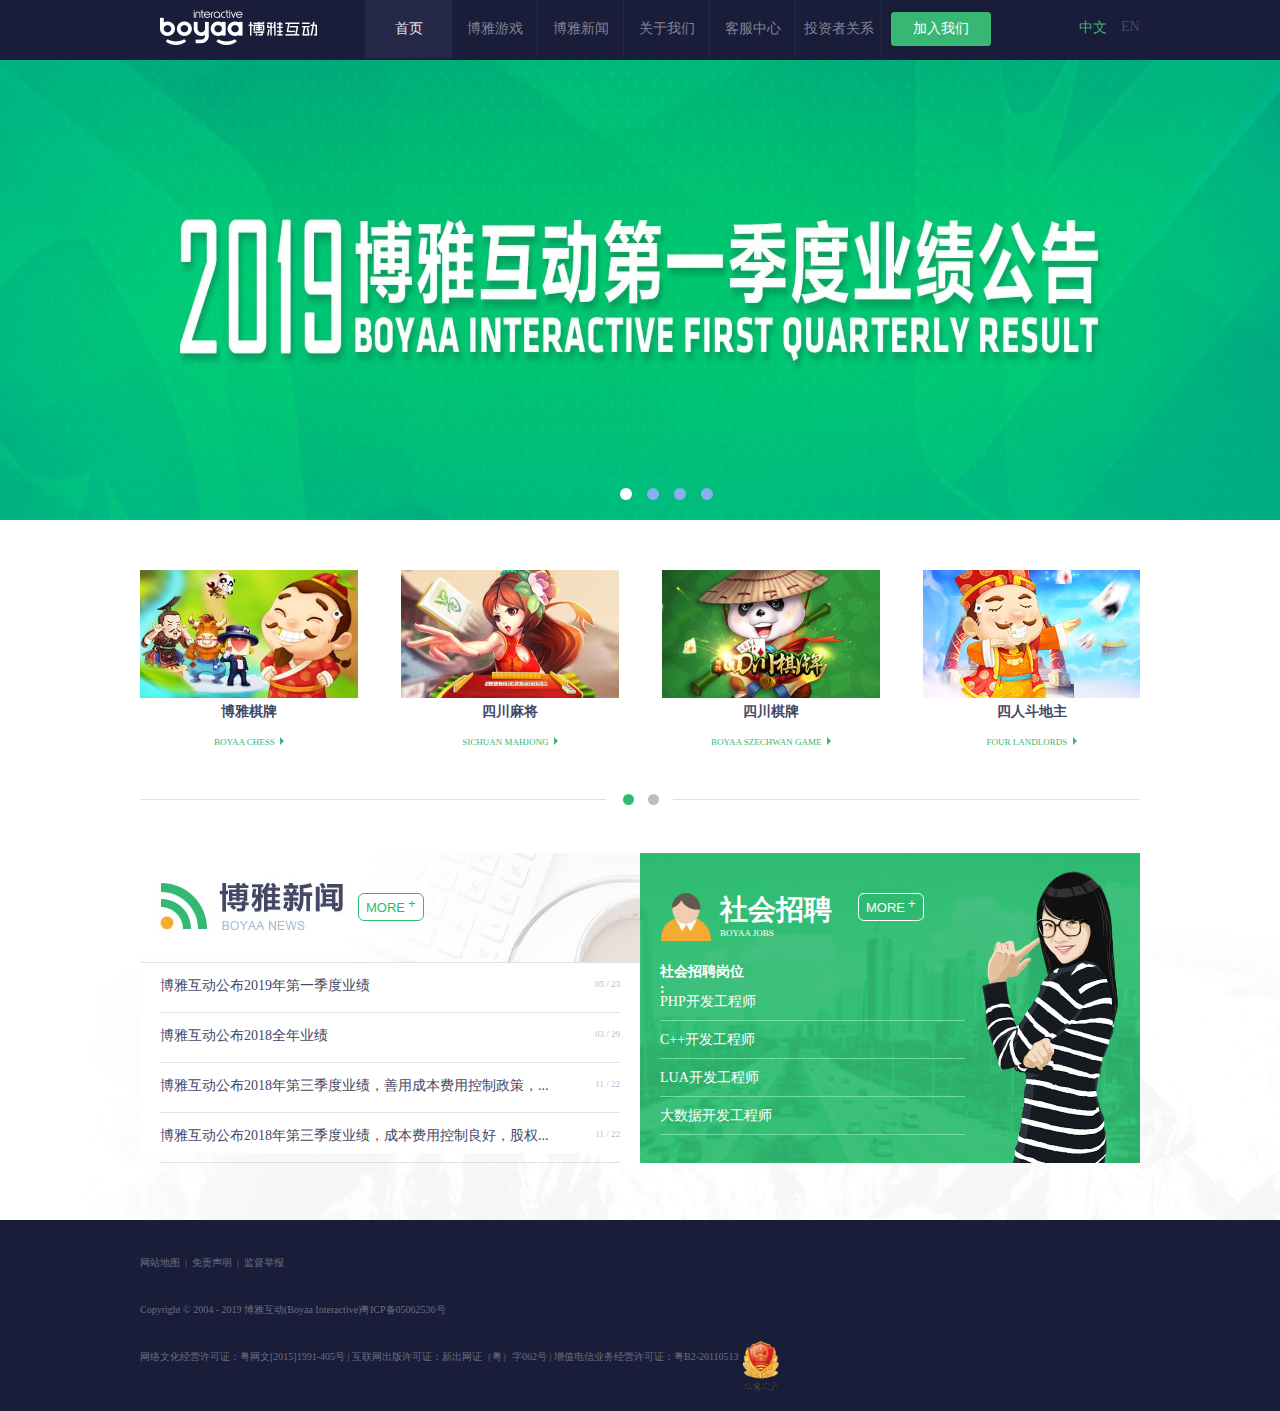
<file: boyya页面/work-boyya.html>
<!DOCTYPE html>
<html lang="en">

<head>
    <meta charset="UTF-8">
    <meta name="viewport" content="width=device-width, initial-scale=1.0">
    <meta http-equiv="X-UA-Compatible" content="ie=edge">
    <title>work-boyya</title>
    <link rel="stylesheet" href="css/work-boyaa.css">
    <script src="js/work-boyaa.js"></script>
</head>

<body>
    <div id="top"></div>
    <div class="head">
        <div class="mc">
            <div class="head-logo fl">
                <img src="img/head-logo.png" title="logo">
            </div>
            <div class="head-list">
                <ul>
                    <li class="li-left"><a href="#" class="list-left">首页</a></li>
                    <li><a href="#">博雅游戏</a></li>
                    <li><a href="#">博雅新闻</a></li>
                    <li><a href="#">关于我们</a></li>
                    <li><a href="#">客服中心</a></li>
                    <li><a href="#">投资者关系</a></li>
                </ul>
            </div>
            <div class="head-btn fl">加入我们</div>
            <a href="#" class="head-text fl c">中文</a>
            <a href="#" class="head-text fl e">EN</a>
        </div>
    </div>
    <div class="banner">
        <div class="banner-mc">
            <img src="img/banner1.jpg" title="横幅图片" class="banner-img banner-img-block">
            <img src="img/banner2.jpg" title="横幅图片" class="banner-img banner-img-none">
            <img src="img/banner3.jpg" title="横幅图片" class="banner-img banner-img-none">
            <img src="img/banner4.jpg" title="横幅图片" class="banner-img banner-img-none">
            <div class="roll-icon">
                <div class="icon roll-icon-color-light"></div>
                <div class="icon roll-icon-color-dark"></div>
                <div class="icon roll-icon-color-dark"></div>
                <div class="icon roll-icon-color-dark"></div>
            </div>
        </div>
    </div>
    <div class="container">
        <div class="mc img-mc">
            <div class="img-block">
                <div class="con-img">
                    <img src="img/con-img1.png">
                    <p class="con-img-p">博雅棋牌</p>
                    <a class="con-img-a" href="#">
                        BOYAA CHESS
                        <div class="img-icon"></div>
                    </a>
                </div>
                <div class="con-img">
                    <img src="img/con-img2.png">
                    <p class="con-img-p">四川麻将</p>
                    <a class="con-img-a" href="#">
                        SICHUAN MAHJONG
                        <div class="img-icon"></div>
                    </a>
                </div>
                <div class="con-img">
                    <img src="img/con-img3.png">
                    <p class="con-img-p">四川棋牌</p>
                    <a class="con-img-a" href="#">
                        BOYAA SZECHWAN GAME
                        <div class="img-icon"></div>
                    </a>
                </div>
                <div class="con-img" id="con-img-right">
                    <img src="img/con-img4.png">
                    <p class="con-img-p">四人斗地主</p>
                    <a class="con-img-a" href="#">
                        FOUR LANDLORDS
                        <div class="img-icon"></div>
                    </a>
                </div>
            </div>
            <div class="img-block">
                    <div class="con-img">
                        <img src="img/con-img21.png">
                        <p class="con-img-p">博雅互动宣传视频</p>
                        <a class="con-img-a" href="#">
                            点击播放
                            <div class="img-icon"></div>
                        </a>
                    </div>
                    <div class="con-img">
                        <img src="img/con-img22.png">
                        <p class="con-img-p">BPT宣传片</p>
                        <a class="con-img-a" href="#">
                            点击播放
                            <div class="img-icon"></div>
                        </a>
                    </div>
                    <div class="con-img">
                        <img src="img/con-img23.png">
                        <p class="con-img-p">麻将全集</p>
                        <a class="con-img-a" href="#">
                            MAHJONG GAMES
                            <div class="img-icon"></div>
                        </a>
                    </div>
                    <div class="con-img" id="con-img-right">
                        <img src="img/con-img24.png">
                        <p class="con-img-p">中国象棋</p>
                        <a class="con-img-a" href="#">
                            CHINESS CHESS OF BOYAA
                            <div class="img-icon"></div>
                        </a>
                    </div>
                </div>
        </div>
        <div class="mc" style="clear:both">
            <div class="line-left fl"></div>
            <div class="line-icon line-icon-light"></div>
            <div class="line-icon line-icon-dark"></div>
            <div class="line-right fl"></div>
        </div>
        <div class="intro-down-bg" style="background-image: url(img/indexmainbg.jpg);">
            <div class="mc">
                <div class="intro-left fl" style="background-image:url(img/con-intro-left-bg.jpg);">
                    <button class="intro-left-btn">
                        <span class="span-t">MORE</span><span class="add-icon">+</span>
                    </button>
                    <div class="left-text left-text-first">
                        <a href="#" class="text-left">博雅互动公布2019年第一季度业绩</a>
                        <div class="text-num">05 / 23</div>
                    </div>
                    <div class="left-text">
                        <a href="#" class="text-left">博雅互动公布2018全年业绩</a>
                        <div class="text-num">03 / 29</div>
                    </div>
                    <div class="left-text">
                        <a href="#" class="text-left">博雅互动公布2018年第三季度业绩，善用成本费用控制政策，...</a>
                        <div class="text-num">11 / 22</div>
                    </div>
                    <div class="left-text">
                        <a href="#" class="text-left">博雅互动公布2018年第三季度业绩，成本费用控制良好，股权...</a>
                        <div class="text-num">11 / 22</div>
                    </div>
                </div>
                <div class="intro-right fl" style="background-image:url(img/con-intro-right-bg.jpg); ">
                    <div class="right-head fl">
                        <div class="head-top">社会招聘</div>
                        <div class="head-down">BOYAA JOBS</div>
                    </div>
                    <button class="intro-right-btn fl">
                        <span class="span-t">MORE</span><span class="add-icon">+</span>
                    </button>
                    <div class="intro-right-list">
                        <a href="#" class="list-head">社会招聘岗位 :</a>
                        <a href="#" class="list-item">PHP开发工程师</a>
                        <a href="#" class="list-item">C++开发工程师</a>
                        <a href="#" class="list-item">LUA开发工程师</a>
                        <a href="#" class="list-item">大数据开发工程师</a>
                    </div>
                </div>
            </div>
        </div>
    </div>
    <div class="footer">
        <div class="mc">
            <ul class="fl">
                <li class="footer-list-top">
                    <a href="#" class=>网站地图</a>&nbsp; |&nbsp;
                    <a href="#" class=>免责声明</a>&nbsp; |&nbsp;
                    <a href="#" class=>监督举报</a>
                </li>
                <li class="footer-list-middle">
                    Copyright © 2004 - 2019 博雅互动(Boyaa Interactive)
                    <a>粤ICP备05062536号</a>
                </li>
                <li class="footer-list-down">
                    网络文化经营许可证：粤网文[2015]1991-405号 | 互联网出版许可证：新出网证（粤）字062号 | 增值电信业务经营许可证：粤B2-20110513
                </li>
            </ul>
            <img src="img/footerimg.png" class="fl" alt="">
        </div>
    </div>

    <a href="#top" class="fixed-top">
        <div class="fixed-icon fl"></div>
        <div class="fixed-text fl">TOP</div>
    </a>
</body>

</html>
</file>
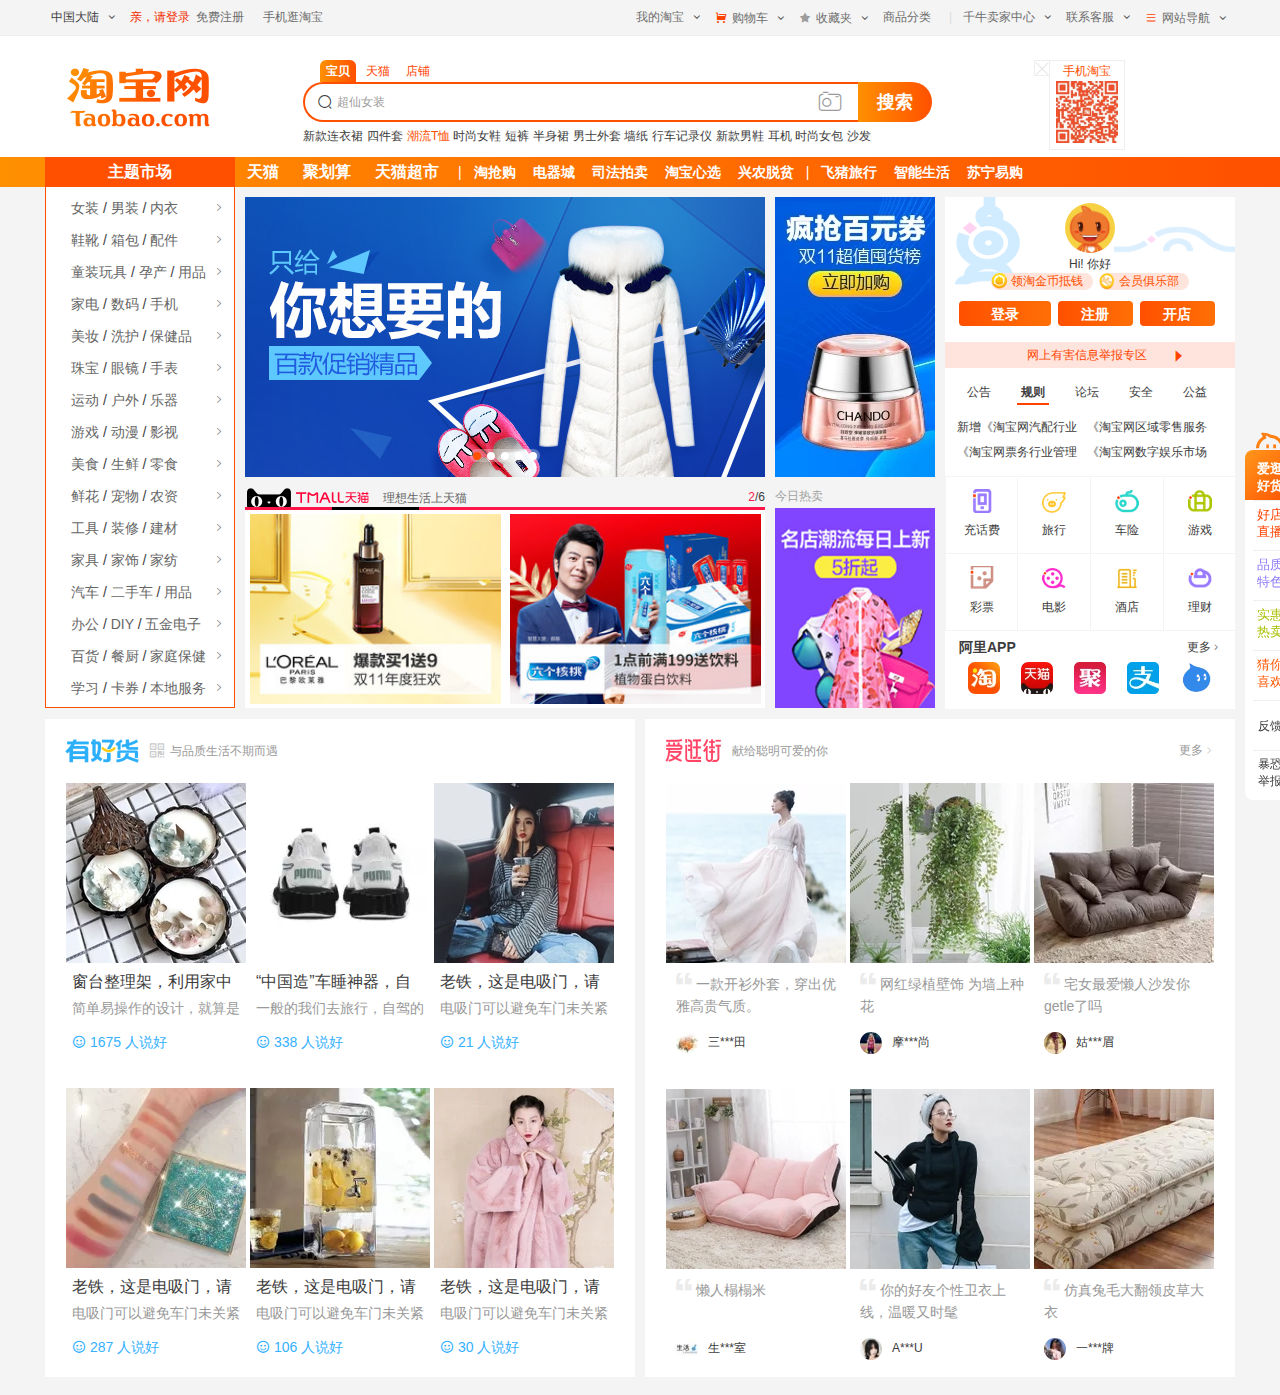
<file: 淘宝/myTaobao.html>
<!DOCTYPE html>
<html lang="en">
<head>
    <meta charset="UTF-8">
    <meta name="viewport" content="width=device-width, initial-scale=1.0">
    <meta http-equiv="X-UA-Compatible" content="ie=edge">
    <title>myTaobao</title>
    <link rel="stylesheet" href="./css/myTaobao.css">
    <link rel="icon" href="./favicon.ico">
</head>
<body>
    <!-- 头部导航栏 -->
    <div id="topnav">
        <div class="center clearfix">
            <ul class="left-nav fl">
                <li>
                    <i class="ch">中国大陆</i><span class="iconfont downIcon">&#xe615;</span>
                </li>
                <li>
                    <a href="#" class="login1">亲，请登录</a>
                    <a href="#" class="login2">免费注册</a>
                </li>
                <li><a href="#">手机逛淘宝</a></li>
            </ul>
            <ul  class="right-nav fr">
                <li>
                    <a href="#">我的淘宝</a><span class="iconfont downIcon">&#xe615;</span>
                </li>
                <li>
                    <a href="#"><span class="iconfont shopCar c4">&#xe77c;</span>购物车</a><span class="iconfont downIcon">&#xe615;</span>
                </li>
                <li>
                    </span><a href="#"><span class="iconfont star">&#xe627;</span>收藏夹</a><span class="iconfont downIcon">&#xe615;</span>
                </li>
                <li>
                    <a href="#">商品分类</a>
                </li>
                <li class="line">|</li>
                <li>
                    <a href="#">千牛卖家中心</a><span class="iconfont downIcon">&#xe615;</span>
                </li>
                <li>
                    <a href="#">联系客服</a><span class="iconfont downIcon">&#xe615;</span>
                </li>
                <li>
                   <a href="#"><span class="iconfont more c4">&#xe6b3;</span>网站导航</a><span class="iconfont downIcon">&#xe615;</span>
                </li>
            </ul>
        </div>
    </div>

    <!-- 搜索栏 -->
    <div id="search">
        <div class="center clearfix">
            <h1 class="fl"><a href="#">淘宝网</a></h1>
            <div class="qrCode">
                <a href="#" class="code-content">
                    <h2>手机淘宝</h2>
                    <img src="./image/TB18W1cQFXXXXaWXXXXXXXXXXXX-160-160.png_.webp" alt="">
                </a>
                <a href="#" class="close"><span class="iconfont">&#xe65c;</span></a>
            </div>
            <div class="search-wrapper">
                <ul class="head clearfix">
                    <li class="baby"><a href="#" class="c4">宝贝</a></li>
                    <li><a href="#">天猫</a></li>
                    <li><a href="#">店铺</a></li>
                </ul>
                <form class="search-content" action="#">
                    <input type="text" name="search" class="text">
                    <input type="submit" class="btn" value="搜索"></button>
                    <span class="iconfont photo">&#xe6c0;</span>
                </form>
                <div class="back">
                    <span class="iconfont">&#xe630;</span><i>超仙女装</i>
                </div>
                <ul class="choiceLi">
                    <li><a href="#">新款连衣裙</a></li>
                    <li><a href="#">四件套</a></li>
                    <li><a href="#" class="c5">潮流T恤</a></li>
                    <li><a href="#">时尚女鞋</a></li>
                    <li><a href="#">短裤</a></li>
                    <li><a href="#">半身裙</a></li>
                    <li><a href="#">男士外套</a></li>
                    <li><a href="#">墙纸</a></li>
                    <li><a href="#">行车记录仪</a></li>
                    <li><a href="#">新款男鞋</a></li>
                    <li><a href="#">耳机</a></li>
                    <li><a href="#">时尚女包</a></li>
                    <li><a href="#">沙发</a></li>
                </ul>
            </div>
        </div>
    </div>

    <!-- 主题市场头部 -->
    <div id="titleNav">
        <div class="center">
            <h2>主题市场</h2>
            <ul class="bold">
                <li><a href="#">天猫</a></li>
                <li><a href="#">聚划算</a></li>
                <li><a href="#">天猫超市</a></li>
            </ul>
            <ul class="normal">
                <li class="line">|</li>
                <li><a href="#">淘抢购</a></li>
                <li><a href="#">电器城</a></li>
                <li><a href="#">司法拍卖</a></li>
                <li><a href="#">淘宝心选</a></li>
                <li><a href="#">兴农脱贫</a></li>
                <li class="line">|</li>
                <li><a href="#">飞猪旅行</a></li>
                <li><a href="#">智能生活</a></li>
                <li><a href="#">苏宁易购</a></li>
            </ul>
        </div>
    </div>

    <!-- 首屏内容 -->
    <div id="firstScreen" class="center clearfix">
        <div class="left fl mr10">
            <ul>
                <li>
                    <a href="#">女装</a>
                    <span> / </span>
                    <a href="#">男装</a>
                    <span> / </span>
                    <a href="#">内衣</a>
                    <span class="iconfont">&#xe662;</span>
                </li>
                <li>
                    <a href="#">鞋靴</a>
                    <span> / </span>
                    <a href="#">箱包</a>
                    <span> / </span>
                    <a href="#">配件</a>
                    <span class="iconfont">&#xe662;</span>
                </li>
                <li>
                    <a href="#">童装玩具</a>
                    <span> / </span>
                    <a href="#">孕产</a>
                    <span> / </span>
                    <a href="#">用品</a>
                    <span class="iconfont">&#xe662;</span>
                </li>
                <li>
                    <a href="#">家电</a>
                    <span> / </span>
                    <a href="#">数码</a>
                    <span> / </span>
                    <a href="#">手机</a>
                    <span class="iconfont">&#xe662;</span>
                </li>
                <li>
                    <a href="#">美妆</a>
                    <span> / </span>
                    <a href="#">洗护</a>
                    <span> / </span>
                    <a href="#">保健品</a>
                    <span class="iconfont">&#xe662;</span>
                </li>
                <li>
                    <a href="#">珠宝</a>
                    <span> / </span>
                    <a href="#">眼镜</a>
                    <span> / </span>
                    <a href="#">手表</a>
                    <span class="iconfont">&#xe662;</span>
                </li>
                <li>
                    <a href="#">运动</a>
                    <span> / </span>
                    <a href="#">户外</a>
                    <span> / </span>
                    <a href="#">乐器</a>
                    <span class="iconfont">&#xe662;</span>
                </li>
                <li>
                    <a href="#">游戏</a>
                    <span> / </span>
                    <a href="#">动漫</a>
                    <span> / </span>
                    <a href="#">影视</a>
                    <span class="iconfont">&#xe662;</span>
                </li>
                <li>
                    <a href="#">美食</a>
                    <span> / </span>
                    <a href="#">生鲜</a>
                    <span> / </span>
                    <a href="#">零食</a>
                    <span class="iconfont">&#xe662;</span>
                </li>
                <li>
                    <a href="#">鲜花</a>
                    <span> / </span>
                    <a href="#">宠物</a>
                    <span> / </span>
                    <a href="#">农资</a>
                    <span class="iconfont">&#xe662;</span>
                </li>
                <li>
                    <a href="#">工具</a>
                    <span> / </span>
                    <a href="#">装修</a>
                    <span> / </span>
                    <a href="#">建材</a>
                    <span class="iconfont">&#xe662;</span>
                </li>
                <li>
                    <a href="#">家具</a>
                    <span> / </span>
                    <a href="#">家饰</a>
                    <span> / </span>
                    <a href="#">家纺</a>
                    <span class="iconfont">&#xe662;</span>
                </li>
                <li>
                    <a href="#">汽车</a>
                    <span> / </span>
                    <a href="#">二手车</a>
                    <span> / </span>
                    <a href="#">用品</a>
                    <span class="iconfont">&#xe662;</span>
                </li>
                <li>
                    <a href="#">办公</a>
                    <span> / </span>
                    <a href="#">DIY</a>
                    <span> / </span>
                    <a href="#">五金电子</a>
                    <span class="iconfont">&#xe662;</span>
                </li>
                <li>
                    <a href="#">百货</a>
                    <span> / </span>
                    <a href="#">餐厨</a>
                    <span> / </span>
                    <a href="#">家庭保健</a>
                    <span class="iconfont">&#xe662;</span>
                </li>
                <li>
                    <a href="#">学习</a>
                    <span> / </span>
                    <a href="#">卡券</a>
                    <span> / </span>
                    <a href="#">本地服务</a>
                    <span class="iconfont">&#xe662;</span>
                </li>
            </ul>
        </div>
        <div class="right fr mt10">
            <div class="user-wrapper">
                <a href="#"><img src="./image/TB1yeWeIFXXXXX5XFXXuAZJYXXX-210-210.png_50x50.jpg" alt=""></a>
                <p class="hi">Hi! 你好</p>
                <p class="coint">
                    <span class="coint1"><a href="#" class="c5">领淘金币抵钱</a></span>
                    <span class="coint2"><a href="#" class="c5">会员俱乐部</a></span>
                </p>
                <div class="btn-group">
                    <button class="login">登录</button><button>注册</button><button>开店</button>
                </div>
            </div>
            <a class="tipOff c4">
                网上有害信息举报专区<span class="iconfont">&#xe810;</span>
            </a>
            <div class="bulletin-wrapper">
                <ul class="bulletin">
                    <li><a href="#">公告</a></li>
                    <li class="selected"><a href="#">规则</a></li>
                    <li><a href="#">论坛</a></li>
                    <li><a href="#">安全</a></li>
                    <li><a href="#">公益</a></li>
                </ul>
                <ul class="detail">
                    <li><a href="#">新增《淘宝网汽配行业管理规范》公示通知</a></li>
                    <li><a href="#">《淘宝网区域零售服务说明》变更公示通知</a></li>
                    <li><a href="#">《淘宝网票务行业管理规范》变更公示通知</a></li>
                    <li><a href="#">《淘宝网数字娱乐市场须提供官方授权的商品目录》变更公示通知</a></li>
                </ul>
            </div>
            <ul class="tool-wrapper">
                <li><a href="#"><span></span><i>充话费</i></a></li>
                <li class="longer"><a href="#"><span></span><i>旅行</i></a></li>
                <li class="longer"><a href="#"><span></span><i>车险</i></a></li>
                <li><a href="#"><span></span><i>游戏</i></a></li>
                <li><a href="#"><span></span><i>彩票</i></a></li>
                <li class="longer"><a href="#"><span></span><i>电影</i></a></li>
                <li class="longer"><a href="#"><span></span><i>酒店</i></a></li>
                <li><a href="#"><span></span><i>理财</i></a></li>
            </ul>
            <div class="app">
                <h4 class="clearfix">
                    <i class="ali fl">阿里APP</i>
                    <a href="#" class="more fr">更多<span class="iconfont">&#xe55b;</span></a>
                </h4>
                <ul>
                    <li><a href="#"><img src="./image/下载.webp" alt=""></a></li>
                    <li><a href="#"><img src="./image/天猫.webp" alt=""></a></li>
                    <li><a href="#"><img src="./image/聚.webp" alt=""></a></li>
                    <li><a href="#"><img src="./image/支.webp" alt=""></a></li>
                    <li><a href="#"><img src="./image/alilogo.webp" alt=""></a></li>
                </ul>
            </div>
        </div>
        <div class="middle mt10">
            <div class="top">
                <div class="imgs fl mr10">
                    <a href="#"><img src="./image/TB1JNHwKFXXXXafXVXXSutbFXXX.jpg" alt=""></a>
                    <span class="iconfont prevIcon">&#xe626;</span>
                    <span class="iconfont nextIcon">&#xe55b;</span>
                    <ul class="circles">
                        <li><a href="#" class="selected">1</a></li>
                        <li><a href="#">2</a></li>
                        <li><a href="#">3</a></li>
                        <li><a href="#">4</a></li>
                        <li><a href="#">5</a></li>
                    </ul>
                </div>
                <a href="#"><img src="./image/O1CN01FZql8W1vbz0aqGL5J_!!826192-0-lubanu.jpg_290x290q90.jpg_.webp.jpg" class="fl"></a>
            </div>
            <div class="bottom">
                <div class="imgs-wrapper fl">
                    <h3 class="bottom-title clearfix">
                        <img src="./image/TB1thpcbUgQMeJjy0FjXXaExFXa-122-22.png" alt="">
                        <i>理想生活上天猫</i>
                        <span class="fr"><i>2</i>/6</span>
                        <ul class="select-line">
                            <li><a href="#">1</a></li>
                            <li><a href="#" class="selected">2</a></li>
                            <li><a href="#">3</a></li>
                            <li><a href="#">4</a></li>
                            <li><a href="#">5</a></li>
                            <li><a href="#">6</a></li>
                        </ul>
                    </h3>
                    <div class="imgs">
                        <a href="#"><img src="./image/TB1ark7l4v1gK0jSZFFSuv0sXXa.jpg_240x240q90.jpg" alt=""></a><a href="#"><img src="./image/TB1K8nukGL7gK0jSZFBSutZZpXa.jpg_240x240q90.jpg" alt=""></a>
                        <span class="iconfont prevIcon">&#xe626;</span>
                        <span class="iconfont nextIcon">&#xe55b;</span>
                    </div>
                </div>
                <div class="bottom-right fr mr10">
                    <h3>今日热卖</h3>
                    <a href="#"><img src="./image/TB1j4LLKpXXXXcbaXXXSutbFXXX.jpg"></a>
                </div>
            </div>
        </div>
    </div>

    <!-- 有好货 爱逛街 -->
    <div id="secondScreen" class="center clearfix">
        <div class="left fl mt10">
            <h3>
                <img src="./image/TB1tqpnegMPMeJjy1XcXXXpppXa-148-48.png"><span class="iconfont">&#xe666;</span><i>与品质生活不期而遇</i>
            </h3>
            <ul>
                <li>
                    <a class="img" href="#"><img src="./image/TB1lnBBRXXXXXcoXFXXYXGcGpXX_M2.SS2_180x180xzq90.jpg_.webp.jpg"></a>
                    <h4><a href="#">窗台整理架，利用家中每一寸空间</a></h4>
                    <p class="text">
                        简单易操作的设计，就算是女孩子一个人也完全没有问题。多种尺寸的选择，能满足不同空间与人群的使用需求。可伸缩的同时，移动起来也非常的方便，反复利用更环保。贴心人性化的围栏设计搭配优质耐用的选材，承重力杠杠滴且物品不易滑落，美观又实用。
                    </p>
                    <a href="#" class="num"><span class="iconfont">&#xe604;</span><i>1675 人说好</i></a>
                </li>
                <li>
                    <a class="img" href="#"><img src="./image/O1CN01qkuVDn1eNSuEj5e6u_!!1022433859-0-beehive-scenes.jpg_180x180xzq90.jpg_.webp.jpg"></a>
                    <h4><a href="#">“中国造”车睡神器，自驾游更轻松</a></h4>
                    <p class="text">
                        一般的我们去旅行，自驾的时候酒店都爆满，带上车载折叠床，随时随地将后排升级为车载大床房。如果去前不着村后不着地的地方，更需要车载折叠床来休息了。安装简单，扎实牢固，安全贴心而且可以睡下不止一个人哦，不愧是车睡神器，有了它自驾游更轻松了。
                    </p>
                    <a href="#" class="num"><span class="iconfont">&#xe604;</span><i>338 人说好</i></a>
                </li>
                <li>
                    <a class="img" href="#"><img src="./image/TB1g33GXKkJL1JjSZFmYXIw0XXa_M2.SS2_180x180xzq90.jpg_.webp.jpg"></a>
                    <h4><a href="#">老铁，这是电吸门，请轻点关门</a></h4>
                    <p class="text">
                        电吸门可以避免车门未关紧闭带来的安全隐患，这款电吸门，拥有外观、新型专利保障，确保使用安全性，无需改装原车装饰，无需电脑编程及复杂的布线，就能让你毫不费力的关闭车门，体验前所未有的触感，而且门锁闭过程会让你感觉舒适，声音特别轻，告别传统沉闷的巨响。
                    </p>
                    <a href="#" class="num"><span class="iconfont">&#xe604;</span><i>21 人说好</i></a>
                </li>
                <li>
                    <a class="img" href="#"><img src="./image/TB2a.PkdcIrBKNjSZK9XXagoVXa_!!2996558363.jpg_180x180xzq90.jpg_.webp (1).jpg"></a>
                    <h4><a href="#">老铁，这是电吸门，请轻点关门</a></h4>
                    <p class="text">
                        电吸门可以避免车门未关紧闭带来的安全隐患，这款电吸门，拥有外观、新型专利保障，确保使用安全性，无需改装原车装饰，无需电脑编程及复杂的布线，就能让你毫不费力的关闭车门，体验前所未有的触感，而且门锁闭过程会让你感觉舒适，声音特别轻，告别传统沉闷的巨响。
                    </p>
                    <a href="#" class="num"><span class="iconfont">&#xe604;</span><i>287 人说好</i></a>
                </li>
                <li>
                    <a class="img" href="#"><img src="./image/TB2S4J2ngJlpuFjSspjXXcT.pXa_!!1840730563-0-beehive-scenes.jpg_180x180xzq90.jpg_.webp.jpg"></a>
                    <h4><a href="#">老铁，这是电吸门，请轻点关门</a></h4>
                    <p class="text">
                        电吸门可以避免车门未关紧闭带来的安全隐患，这款电吸门，拥有外观、新型专利保障，确保使用安全性，无需改装原车装饰，无需电脑编程及复杂的布线，就能让你毫不费力的关闭车门，体验前所未有的触感，而且门锁闭过程会让你感觉舒适，声音特别轻，告别传统沉闷的巨响。
                    </p>
                    <a href="#" class="num"><span class="iconfont">&#xe604;</span><i>106 人说好</i></a>
                </li>
                <li>
                    <a class="img" href="#"><img src="./image/TB2WJhcXzgy_uJjSZTEXXcYkFXa_!!54809812.jpg_180x180xzq90.jpg_.webp.jpg"></a>
                    <h4><a href="#">老铁，这是电吸门，请轻点关门</a></h4>
                    <p class="text">
                        电吸门可以避免车门未关紧闭带来的安全隐患，这款电吸门，拥有外观、新型专利保障，确保使用安全性，无需改装原车装饰，无需电脑编程及复杂的布线，就能让你毫不费力的关闭车门，体验前所未有的触感，而且门锁闭过程会让你感觉舒适，声音特别轻，告别传统沉闷的巨响。
                    </p>
                    <a href="#" class="num"><span class="iconfont">&#xe604;</span><i>30 人说好</i></a>
                </li>
            </ul>
        </div>
        
        <div class="right fr mt10">
            <h3>
                <img src="./image/TB1UNX2bSFRMKJjy0FhXXX.xpXa-112-46.png"><i>献给聪明可爱的你</i>
                <p class="fr">更多<span class="iconfont">&#xe55b;</span></p>
            </h3>
            <ul>
                <li>
                    <a class="img" href="#"><img src="./image/r1_.webp.jpg"></a>
                    <h4><a href="#"><span class="iconfont">&#xe60f;</span>一款开衫外套，穿出优雅高贵气质。</a></h4>
                    <a href="#" class="user"><img src="./image/u1.jpg" alt=""><i>三***田</i></a>
                </li>
                <li>
                    <a class="img" href="#"><img src="./image/r2.webp.jpg"></a>
                    <h4><a href="#"><span class="iconfont">&#xe60f;</span>网红绿植壁饰 为墙上种花</a></h4>
                    <a href="#" class="user"><img src="./image/u2.jpg" alt=""><i>摩***尚</i></a>
                </li>
                <li>
                    <a class="img" href="#"><img src="./image/r3.webp.jpg"></a>
                    <h4><a href="#"><span class="iconfont">&#xe60f;</span>宅女最爱懒人沙发你getle了吗</a></h4>
                    <a href="#" class="user"><img src="./image/u3.jpg" alt=""><i>姑***眉</i></a>
                </li>
                <li>
                    <a class="img" href="#"><img src="./image/r4.webp.jpg"></a>
                    <h4><a href="#"><span class="iconfont">&#xe60f;</span>懒人榻榻米</a></h4>
                    <a href="#" class="user"><img src="./image/u4.jpg" alt=""><i>生***室</i></a>
                </li>
                <li>
                    <a class="img" href="#"><img src="./image/r5.webp.jpg"></a>
                    <h4><a href="#"><span class="iconfont">&#xe60f;</span>你的好友个性卫衣上线，温暖又时髦</a></h4>
                    <a href="#" class="user"><img src="./image/u5.jpg" alt=""><i>A***U</i></a>
                </li>
                <li>
                    <a class="img" href="#"><img src="./image/r6.webp.jpg"></a>
                    <h4><a href="#"><span class="iconfont">&#xe60f;</span>仿真兔毛大翻领皮草大衣</a></h4>
                    <a href="#" class="user"><img src="./image/u6.jpg" alt=""><i>一***牌</i></a>
                </li>
                
            </ul>
        </div>
    </div>

    <!-- 固定导航栏 -->
    <div id="fixedNav" class="center">
        <div class="fixedNav-wrapper">
            <ul>
                <li class="selected"><a href="#" class="selected">爱逛 好货</a></li>
                <li><a href="#">好店 直播</a></li>
                <li><a href="#">品质 特色</a></li>
                <li><a href="#">实惠 热卖</a></li>
                <li><a href="#">猜你 喜欢</a></li>
                <li><a href="#">反馈</a></li>
                <li><a href="#">暴恐 举报</a></li>
            </ul>
            <span class="iconfont">&#xe605;</span>
        </div>
    </div>
</body>
</html>
</file>
<file: boyya页面/css/work-boyaa.css>
body,div,ul,li,a,button,span,img,p{
    margin:0;
    padding:0;
    border:0;
    display:block;
}
li,ul{
    list-style: none;
}
.img{
    border:0px;
}
.fl{
    float:left;
}
a{
    text-decoration: none;
    border:none;
}
/* 版心 */
.mc{
    width:1000px;
    margin-left:auto;
    margin-right:auto;
    overflow: hidden;
}
/* 头部 */
.head{
    height:60px;
    background-color: #191D3A;
}
.head .head-list li{
    float:left;
    width:85px;
    text-align: center;
    line-height:58px;
    background-color: #191D3A;
    border-right:1px solid #252947;
}
.head .head-list .li-left{
    border-left:1px solid #252947;

}
.head .head-list .list-left{
    background-color: #252947;
    color:#E2E4ED;
}
.head .head-list li a{
    font-size:14px;
    color:#818496;
}
.head .head-list li a:hover{
    color:#E2E4ED;
}
.head .head-btn{
    width:98px;
    height:32px;
    border:1px solid #38B774;
    font-size:14px;
    color:#FFFFFF;
    line-height: 32px;
    text-align: center;
    background-color:#38B774;
	border-radius:3px;
    cursor:pointer;
    margin-left:9px;
    margin-top:12px;
}
.head .head-btn:hover{
    background-color:rgb(33, 172, 98);
}
.head .head-text{
    font-size:14px;   
}
.head .c{
    margin-left:88px;
    margin-top:19px;
    color:#38B774;
}
.head .e{
    margin-left:14px;
    margin-top:19px;
    color:#444866;
}
.head .e:hover{
    color:#38B774;
}
/* 横幅 */
.banner{
    height:460px;
    background-color: #191D3A;;
}
.banner .banner-mc{
    position: relative;
    overflow: hidden;
    width:100%;
    margin-left:auto;
    margin-right:auto;
}
.banner img{
    width: 100%;
    height: 460px;
}
.banner .roll-icon{
    position: absolute;
    left:50%;
    top:428px;
    margin-left:-20px;
    width:108px;
    height:12px;
}
.banner .roll-icon .icon{
    float:left;
    height:12px;
    width:12px;	
    margin-right:15px;	
	border-radius:12px;
    cursor: pointer;
}
/* 中部图片部分 */
.container{
    height:650px;
    margin-top:50px;
}
.container .img-mc{
    position: relative;
    height:180px;
    margin-bottom:6px;
}
.container .img-block{
    width:1000px;
    height:180px;
    display: block;
    position: absolute;
    background-color: #fff;
    transition: all .3s;
}
.container .con-img{
    float:left;
    margin-right:43px;
}
.container .con-img:hover{
    background-color: #00BF79;
}
.container .con-img:hover p{
    color:white;
}
.container .con-img:hover a{
    color:white;
}
.container .con-img:hover a .img-icon{
    border-top:4px solid #00BF79;
    border-bottom:4px solid #00BF79;
    border-left:4px solid white;
}
.container #con-img-right{
    margin-right:0;
}
.container .con-img p{
    text-align: center;
    font-size:14px;
    color:#444866;
    font-weight: bold;
    margin-top:5px;
}
.container .con-img a{
    text-align: center;
    font-size:9px;
    margin-top:11px;
    color:#38B774;
}

.container .con-img a .img-icon{
    display:inline-block;
    margin-left:3px;
    margin-top:5px;
	width:0px;
	height:0px;
	border-top:4px solid white;
	/* border-right:4px solid cadetblue; */
	border-bottom:4px solid white;
	border-left:4px solid rgb(56,183,116);
}
/* 奇怪的变色 */

.container .line-left{
    margin-top:43px;
    margin-right:17px;
    width:466px;
    height:1px;
    background-color: #DBE1E7;
}
.container .line-icon{
	float:left;
    margin-top:38px;
    height:11px;
    width:11px;		
    cursor: pointer;
	border-radius:11px;
	margin-right:14px;
}
.container .line-right{
    margin-top:43px;
    width:466px;
    height:1px;
    background-color: #DBE1E7;
}

.container .intro-down-bg{
    height:367px;
    width:100%;
    margin-top:48px;
    margin-left:auto;
    margin-right:auto;
    background-position: 0 3px;
    background-repeat: no-repeat;
}
.container .intro-left{
    /* margin-top:49px; */
    width:500px;
    height:300px;
    background-image: url(img/con-intro-left-bg.jpg);
    background-position: 0 -10px;
}
.container .intro-left-btn{
    height:28px;
    width:66px;
    margin-left:218px;
    margin-top:40px;
    font-size:13px;
    color:#2EBA71;
    background-color: white;
    border:1px solid #2EBA71;
    border-radius: 6px;
    cursor: pointer;
}
.container .intro-left-btn:hover{
    color:white;
    background-color: #2EBA71;
    border:1px solid #2EBA71;
}
.container .intro-left-btn .span-t{
    float:left;
    margin-top:4px;
    margin-left:7px;
}
.container .intro-left-btn .add-icon{
    float:left;
    margin-bottom:8px;
    margin-left:3px;
}
.container .intro-left .left-text{
    height:49px;
    width:460px;
    margin-left:20px;
    font-size:14px;
    color:#444866;
    border-bottom: 1px solid #DBE1E7;
}
.container .intro-left .left-text-first{
    margin-top:42px;
}
.container .intro-left .left-text .text-left{
    font-size:14px;
    color:#444866;
    margin-top:14px;
    float:left;
}
.container .intro-left .left-text .text-left:hover{
    color:#00BF79;
}
.container .intro-left .left-text .text-num{
    float:right;
    margin-top:16px;
    font-size:9px;
    color:#AFBECF;
}
.container .intro-right{
    width:500px;
    height:310px;
    background-image:url(img/con-intro-right-bg.jpg);
}
.container .intro-right .right-head{
    height:43px;
    width:112px;
    margin-left:80px;
    margin-top:38px;
    background-color: #31BD74;
}
.container .intro-right .right-head .head-top{
    font-size:28px;
    color:white;
    font-weight:bold;
}
.container .intro-right .right-head .head-down{
    font-size:9px;
    color:white;
    margin-top:-1px;
}
.container .intro-right-btn{
    height:28px;
    width:66px;
    margin-left:26px;
    margin-top:40px;
    font-size:13px;
    color:white;
    background-color: #2EBA71;
    border:1px solid ;
    border-radius: 6px;
    cursor:pointer
}
.container .intro-right-btn:hover{
    color:#2EBA71;
    background-color: white;
    border:1px solid white;
}
.container .intro-right-btn .span-t{
    float:left;
    margin-top:4px;
    margin-left:7px;
}
.container .intro-right-btn .add-icon{
    float:left;
    margin-bottom:8px;
    margin-left:3px;
}
.container .intro-right .list-head{
    height:14px;
    width:92px;
    font-size:14px;
    font-weight: bold;
    margin-left:20px;
    margin-top:29px;
    clear:both;
    float:left;
    background-color: #38C078;
    color:white;
    margin-bottom: 6px;
}
.container .intro-right .list-item{
    height:37px;
    width:305px;
    font-size:14px;
    color:white;
    border-bottom: 1px solid #6FDEA3;
    line-height: 37px;
    clear:both;
    float:left;
    margin-left:20px;
}
/* 脚部 */
.footer{
    height:191px;
    background-color: #191D3A;
}
/* .footer .footer-list-top{
} */
.footer li{
    font-size:10px;
    padding-top:36px;
    color:#6C6E7E;
}
.footer li a{
    display:inline-block;
    color:#6C6E7E;
}
.footer li a:hover{
    color:#E2E4ED;
}
.footer-list-middle{
    margin-top:-3px;
}
.footer-list-middle a{
    margin-left:-4px;
}
.footer-list-down{
    margin-top:-3px;
}
.footer img{
    margin-top:121px;
    margin-left:4px;
}
/* 固定TOP */
.fixed-top{
    height:29px;
    width:68px;
    border-radius: 4px;
    overflow: hidden;
    position: fixed;
    left:1820px;
    top:828px;
    background: #C7D6E5;
}
.fixed-top .fixed-icon{
    display:inline-block;
    margin-left:3px;
    margin-top:12px;
    margin-left:15px;
	width:0px;
	height:0px;
	/* border-top:4px solid white; */
	border-right:4px solid #C7D6E5;
	border-bottom:4px solid white;
	border-left:4px solid #C7D6E5;
}
.fixed-top .fixed-text{
    color:#FFFFFF;
    font-size:8px;
    font-weight: bold;
    margin-left:6px;
    margin-top:6px;
}
.fixed-top:hover{
    background-color: #38C078;
}
.fixed-top:hover .fixed-icon{
	border-right:4px solid #38C078;
	border-left:4px solid #38C078;
}

/* JS相关样式 */
.banner-img-block{
    display:block;
}
.banner-img-none{
    display:none;
}
.roll-icon-color-light{
    background-color: white;
}
.roll-icon-color-dark{
    background-color: #8BAEF0;
}
.container .line-icon-light{
    background-color: #2FBC71;
}
.container .line-icon-dark{
    background-color: #B5C0CB;
}
</file>
<file: 印象笔记/css/style.css>
.mc{
    width:1000px;
    margin-right:auto;
    margin-left:auto;
}

.navbar {
    height: 85px;
    width:100%;
    border-bottom:1px solid #E2DDDD;
    background-color: #ffffff;
    position: fixed;
    top:0;
}

.navbar .header-logo {
    float: left;
    width: 128px;
    height: 41px;
    background-image: url(../img/header-sprite.png);
    background-position: -97px -2px;
    margin-left: 20px;
    margin-top: 22px;
    cursor: pointer;
}
.navbar .navbar-list{
    float:right;
}
.navbar .navbar-list .navbar-item{
    margin-top:33px;
    float:left;
    margin-right:74px;
}
.navbar .navbar-list .navbar-item-btn{
    float:left;
    margin-right:56px;
    margin-left:-5px;
}
.navbar .navbar-list .navbar-item-btn a{
    text-align: center;
    font-size:13px;
    line-height:45px;
    margin-top:20px;
    width:98px;
    height:44px;
    border:1px solid black;
    border-radius: 5px;
}
.navbar .navbar-list .navbar-item-btn-collapse{
    float:left;
    margin-right:20px;
    margin-top:33px;
}
.navbar .navbar-list .list-text{
    font-size:14px;
    color:#848484;
    text-decoration: none;
}
.navbar .navbar-list .list-text:hover{
    color:black;
}

.header-banner{
    margin-top:86px;
    background-color: #00B934;
    text-align: center;
}
.header-banner .mc .header-banner-bg{
    height:300px;
    background-image: url(../img/PC@1x.png);
}

.login-panel{
    width:680px;
    margin-left:auto;
    margin-right:auto;
}
.login-panel img{
    width:666px;
    margin-left: auto;
    margin-right: auto;
    margin-top:1px;
}
.panel-mc{
    width:476px;
    margin-left: auto;
    margin-right: auto;
    text-align:center;
    margin-top:-203px;
    overflow: hidden;
}
.login-panel .panel-mc .login-paner-text-one{
    font-size:50px;
}
.login-panel .panel-mc .login-paner-text-one span{
    color:#35BD64;
}
.login-panel .panel-mc .login-paner-text-two{
    font-size:50px;
}
.login-panel .panel-mc .login-paner-text-three{
    font-size:18px;
    margin-top:9px;
}
.login-panel .panel-mc .panel-btn{
    margin-top:59px;
    height:51px;    
}
.login-panel .panel-mc .login-btn{
    float:left;
    height:51px;
    text-align: center;
    color:#313131;
    text-decoration: none;
    border:1px solid #979797;
    border-radius:5px;
}
.login-panel .panel-mc .btn-wechat{
    margin-right:39px;
    width:216px;
}
.login-panel .panel-mc .btn-wechat img{
    height:24px;
    width:30px;
    display: inline-block;
    margin-right:20px;
    margin-top:15px;
}
.login-panel .panel-mc .btn-wechat span{
    display:inline-block;
    vertical-align:top;
    margin-top:16px;
}
.login-panel .panel-mc .btn-mobile{
    width:216px;
}
.login-panel .panel-mc .btn-mobile img{
    height:26px;
    width:14px;
    display: inline-block;
    margin-right:20px;
    margin-top:12px;
}
.login-panel .panel-mc .btn-mobile span{
    display:inline-block;
    vertical-align:top;
    margin-top:14px;
}
.login-panel .panel-mc .panel-line{
    margin-top:38px;
    height:1px;
}
.login-panel .panel-mc .panel-line .line:nth-child(2){
    float:right;
}
.login-panel .panel-mc .panel-line .line{
    float:left;
    background-color: #E0E0E0;
    width:222px;
    height:1px;
}
.login-panel .panel-mc .panel-line span{
    float:left;
    display:block;
    margin:-11px 8px 0 8px;
    color:#AAAAAA;
}
.login-panel .panel-mc input{
    width:460px;;
    height:52px;
    background-color: #EFF2F3;
    /* line-height: 60px; */
    color:#757575;
    font-size:13px;
    padding-left:15px;
    padding-top:1px;
    border-radius:5px;
    border:none;
}
.login-panel .panel-mc .input-one{
    margin-top:35px;
    margin-bottom:15px;
}
.login-panel .panel-mc .tips{
    margin-top:25px;
    font-size:8px;
    color:#A9A9A9;
}
.login-panel .panel-mc .tips a{
    display:inline;
    color:#777777;
}
.login-panel .panel-mc button{
    background-color:#35BD64;
    height:53px;
    width:475px;;
    font-size:16px;
    text-align: center;
    line-height: 54px;
    color:white;
    border:none;
    border-radius:5px;
    margin-top:15px;
    padding-left:2px;
}
.login-panel .panel-mc .login{
    text-decoration: none;
    color:#35BD64;
    font: size 14px;
    margin-top:34px;
}
.login-panel .panel-mc .last-text{
    color:#333333;
    margin-top:16px;
}
.login-panel .panel-mc .last-text span{
    color:#35BD64;
}

.container{
    margin-top:20px;
}
.con-row{
    width:1120px;
    margin-left: auto;
    margin-right: auto;
    padding:0 20px;
    overflow: hidden;
}
.fl{
    float:left;
}
.fr{
    float:right;
}
.container .con-row .con-text{
    width:400px;
    margin-left:50px;
    margin-top:90px;
}
.container .con-row .con-text p:nth-child(1){
    font-size:30px;
    color:#586062;
}
.container .con-row .con-text p:nth-child(2){
    font-size:18px;
    margin-top:6px;
    line-height:26px;
    color:#586062;
}
.container .con-row .con-text a{
    text-decoration: none;
    color:#5EBB6A;
    font-size:14px;
    margin-top:31px;
}
.container .con-row .con-pic{
    width:560px;
    margin-top:20px;
}
.container .con-row .con-pic img{
    width:366px;
}

.register-panel{
    height:270px;
    margin-top:44px;
    background-color: #FAFAFA;
    text-align: center;
    overflow: hidden;
}
.register-panel p{
    font-size:30px;
    color:#333333;
}
.register-panel p:nth-child(1){
    margin-top:40px;
}
.register-panel p:nth-child(2){
    margin-top:1px;
}
.register-panel a{
    height:53px;
    width:361px;
    background-color: #35BD64;
    color:white;
    line-height:53px;
    font-size:16px;
    text-decoration: none;
    border-radius: 5px;
    margin-top:40px;
    margin-left:auto;
    margin-right:auto;
}

.footer-banner{
    height:300px;
    background-color: #56BBBC;
    text-align: center;
    overflow: hidden;
}
.footer-banner p:nth-child(1){
    color:white;
    font-size:30px;
    margin-top:40px;
}
.footer-banner p:nth-child(2){
    color:white;
    font-size:14px;
    margin-top:4px;
}
.footer-banner a:nth-child(3){
    height:53px;
    width:361px;
    background-color: #F8F8F8;
    text-align: center;
    color:#56BBBC;
    line-height:53px;
    font-size:16px;
    border-radius: 5px;
    text-decoration: none;
    margin-left:auto;
    margin-right:auto;
    margin-top:62px;
}
.footer-banner a:nth-child(4){
    color:#F8F8F8;
    font-size:16px;
    margin-top:17px;
    text-decoration: none;
}

.company-introdution{
    width:1160px;
    height:210px;
    margin-left:auto;
    margin-right:auto;
}
.company-introdution .intro-row{
    margin-top:46px;
    width:240px;
    float:left;
    padding:0 20px;
}
.company-introdution .intro-row span{
    font-size:13px;
    font-weight: bold;
    color:#586062;
}
.company-introdution .intro-row a{
    text-decoration: none;
    color:#586062;
    font-size:13px;
    margin-top:7px;
}

.footer{
    height:118px;
    background-color: #F0F0F0;
}
.footer .footer-mc{
    width:1160px;
    padding-top:24px;
    padding-left:40px;
    margin-left:auto;
    margin-right:auto;
}
.footer .footer-mc .footer-left li{
    float:left;
    font-size:2px;
    padding-right:13px;
}
.footer .footer-mc .footer-left a{
    display:inline-block;
    font-size:10px;
    text-decoration: none;
    font-size:12px;
    color:#586062;
    margin-right:12px;
}

.footer .footer-mc .footer-right li{
    font-size:2px;
    padding-right:40px;
    color:#586062;
    clear:both;float:right;
}
.footer .footer-mc .footer-right a{
    display:inline-block;
    font-size:10px;
    text-decoration: none;
    font-size:12px;
    color:#586062;
    clear:both;float:right;
}
</file>
<file: 生鲜页面/css/style.css>
.mc{
    width:1218px;
    margin-left:auto;
    margin-right:auto;
}
/* 最头部 */
.header-top{
    height:24px;
    background-color: rgb(246, 246, 250);
    border-bottom:1px solid rgb(220, 220, 224);
}
.header-top p{
    float:left;
    margin-left:9px;
    line-height: 24px;
    font-size:6px;
    color:rgb(125, 125, 129);
}
.header-top ul{
    float:right;
    margin-right:48px;
}
.header-top ul li{
    float:left;
    font-size:8px;
    line-height:24px;
    color:rgb(125, 125, 129);
}
.header-top ul li:nth-child(2){
    margin-left:8px;
    color:rgb(247, 153, 76);
}
.header-top ul li:nth-child(n+3){
    margin-left:10px;
}
.header-top ul li a{
    display:inline-block;
    text-decoration: none;
    margin-left:10px;
    color:rgb(125, 125, 129);
}
/* 头部导航条 */
.header{
    height:100px;
}
.header .header-logo{
    float:left;
    margin-left:25px;
}
.header .search-logo{
    display:inline-block;
    margin-left:-598px;
    margin-top:19px;
}
.header input{
    float:left;
    margin-left:122px;
    margin-top:8px;
    padding-left:40px;
    height:40px;
    width:466px;
    border:1px solid #699176;
    font-size:14px;
    color:#797979;
}
.header .search-btn{
    float:left;
    margin-top:8px;
    height:42px;
    width:102px;
    background-color: #34AC3E;
    color:#D9FFC2;
    font-size:14px;
    text-align: center;
    line-height:40px;
    border:1px solid rgb(57, 218, 81);
    border-left:none;
    cursor: pointer;
}
.header p{
    float:right;
    height:40px;
    width:159px;
    border:1px solid #E5E5E5;
    font-size:14px;
    text-shadow: 0 0 0.01px #34AC3E;
    line-height:40px;
    color:#79A97F;
    margin-top:8px;
    

}
.header p img{
    display:inline-block;
    vertical-align:top;
    margin-left:14px;
    margin-top:12px;
    margin-right:18px;
}
.header .zero{
    float:right;
    height:41px;
    width:41px;
    background-color: #FE8905;
    color:white;
    font-size:18px;
    text-align: center;
    line-height:41px;
    margin-top:8px;
}



/* 头部列表 */
.header-list{
    height:40px;
}
.header-list .list-header{
    height:39px;
    width:208px;
    background-color: #34AC3E;
    color:#E2FFE3;
    font-size:15px;
    text-align: center;
    line-height: 39px;
    border:1px solid #AAE0AF;
    border-bottom:none;
    margin-left:9px;
    float:left;
}
.header-list ul{
    float:left;
    margin-left:13px;
}
.header-list ul li{
    float:left;
    line-height:40px;
    font-size:13px;
    color:#7A7879;
    padding-left:21px;
}
.header-list ul li a{
    display:inline-block;
    color:#7A7879;
    margin-right:21px;
    text-decoration: none;
}

/* 轮播图面板 */
.slide-panel{
    height:270px;
    border-top:1px solid #529A48;
}
.slide-panel .slide-panel-list{
    width:210px;
    margin-left:9px;
    float:left;
}
.slide-panel .slide-panel-list li{
    height:44px;
    width:198px;
    line-height: 44px;
    color:#48315D;
    border:1px solid #FBFBFB;
    border-top:none;
}
.slide-panel .slide-panel-list li:nth-child(1){
    width:194px;
    padding-left:4px;
}
.slide-panel .slide-panel-list li img:nth-child(1){
    display:inline-block;
    margin-right:12px;
    margin-left:30px;
    margin-top:8px;
    vertical-align: top;
}
.slide-panel .slide-panel-list li img:nth-child(2){
    display:inline-block;
    margin-left:42px;
}
.slide-panel .slide-imgs{
    width:758px;
    height:270px;
    float:left;
    position: relative;
    overflow: hidden;
}
.slide-panel .slide-imgs img{
    position: absolute;
}
.slide-panel .slide-imgs img:nth-child(n+4){
    height:270px;
    left:758px;
    width:758px;
}

.slide-panel .slide-imgs img:nth-child(3){
    height:270px;
    width:758px;
}
.slide-panel .slide-imgs img:nth-child(1){
    left:12px;
    top:132px;
    z-index:1;
}
.slide-panel .slide-imgs img:nth-child(2){
    top:132px;
    left:728px;
    z-index:1;
}
.slide-panel .slide-panel-right{
    width:240px;
    float:left;
    display:block;
}
.slide-panel .slide-panel-right img{
    width:240px;
}

/* 内容列表 */
.container-list{
    height:13px;
    margin-top:34px;
    padding-top:1px;
}
.container-list .container-header{
    float:left;
    margin-left:9px;
    margin-right:30px;
    color:#45A63B;
    font-size:18px;
    margin-top:-12px;
}
.container-list ul{
    float:left;
}
.container-list ul li{
    float:left;
    margin-top:-5px;
    margin-right:10px;
    font-size: 13px;
    color:#B9B9B9;
}
.container-list ul li a{
    color:#745C8E;
    text-decoration: none;
}
.container-list >a{
    float:right;
    font-size:13px;
    color:#745C8E;
    text-decoration: none;
    margin-top:-4px;
    margin-right:2px;
}
/* 图片展示面板 */
.imgs{
    height:301px;
    width:1209px;
    margin-left:9px;
    border-top:2px solid #5B9759;
}
.imgs img{
    clear:both;
    float:left;
}
.imgs .img-con{
    float:left;
    width:250px;
    height:298px;
    text-align: center;
    border-right:2px solid #828282;
    border-bottom:1px solid #828282;

}
.imgs .img-con:nth-child(3){
    border-right:2px solid #C2C2C2;
}
.imgs .img-con p:nth-child(1){
    font-size:14px;
    color:#6B6B6D;
    margin-top:18px;
    margin-bottom:24px;
}
.imgs .img-con img{
    width:180px;
    margin-left:35px;
    margin-bottom:31px;
}
.imgs .img-con p:nth-child(2){
    margin-top:31px;
    color:#E40C11;
    font-size:16px;
}
</file>
<file: 豆瓣/css/comont.css>
.public-container{
	position:relative;
	margin:0 auto;
	width:966px;
	padding-left:-16px;
	}
body{
	padding-left:16px;
	}
.public-header{
	height:89px;
	}
.public-header .header-logo{
	float:left;
	margin-top:30px;
	margin-left:px;
	height:30px;
	width:154px;
	background:url(../imagins/logo_db.png);
	}
.public-header .header-logo a{
	height:30px;
	width:154px;
	}
.public-header .textarea{
	margin-top:31px;
	margin-left:29px;
	}
.public-header .search-logo{
	display:inline-block;
	margin-left:19px;
	}
.public-header .search-notes{
	 display: inline-block;
	 /* margin-top: -20px; */
	 margin-left:-270px;
	 font-size:13px;
	 color:rgb(204,204,204);
	}
.public-header .header-list{
	display: block;
	float:right;
	margin-top: 30px;
	}
.public-header .header-list .item{
	float:left;
	margin-left:20px;
	font-size:21px;
	font-weight:bolder;
	}
.public-header .header-list .item .item1 a{
	color:rgb(88,64,41);
	}
.public-header .header-list .item .item2 a{
	color:rgb(39,141,206);
	}
.public-header .header-list .item .item3 a{
	color:rgb(243,127,0);
	}
.public-header .header-list .item .item4 a{
	color:rgb(15,149,157);
	}
.public-header .header-list .item .item5 a{
	color:rgb(232,82,5);
	}
.public-header .header-list .item .item6 a{
	font-size:25px;
	color:rgb(155,214,197);
	}
.public-header .header-list .item .item7 a{
	color:rgb(73,73,73);
	}
.public-header .header-list .item .item8 a{
	color:rgb(68,136,62);
	margin-right:13px;
	}
.public-footer{
	height:150px;
	}
.public-footer .footer-line{
	margin-bottom:15px;
	border:1px rgb(220,220,220) dashed;
	border-bottom:none;
	border-left:none;
	border-right:none;
	margin-right:18px;
	}
.public-footer .footer-col{
	width:480px;
	float:left;
	}
.public-footer .footer-col .col-line1{
	margin-top:-2px;
	font-size:11px;
	color:rgb(153,153,153);
	}
.public-footer .footer-col .col-line1 .item{
	margin:2px 0;
	}
.public-footer .footer-col .col-line1 .line1-imagin1{
	position:relative;
	margin-left:138px;
	margin-top:-18px;
	margin-bottom:-1px;
	}
.public-footer .footer-col .col-line1 .line1-imagin2{
	position:relative;
	margin-left:230px;
	margin-top:-16px;
	margin-bottom:4px;
	}
.public-footer .footer-col .col-line1 .line1-imagin3{
	position:relative;
	margin-top:-16px;
	}
.public-footer .footer-col .col-line1 a{
	display:inline-block;
	color:rgb(1,119,170);
	}
.public-footer .footer-col .col-line2{
	float:right;
	margin-right:16px;
	}
.public-footer .footer-col .col-line2 .item {
	float:left;
	margin-left:9px;
	margin-right:-6px;
	font-size:12px;
	}
.public-footer .footer-col .col-line2 .item a{
	color:rgb(51,119,170);
	}
.public-footer .footer-col .footer-logo{
	margin-left:62px;
	margin-top:38px;
	}
</file>
<file: 豆瓣/css/index.css>
.index-banner{
	position:relative;
	height:304px;
	background:rgb(237,244,237);
	margin:0 auto;
	margin-left:-16px;
	}
.banner-container{
	position:relative;
	margin:0 auto;
	width:960px;
	padding-left:16px;
	}
.index-banner .banner-bg{
	display:inline-block;
	float:left;
	}
.index-banner .banner-bg{
	float:left;
	}
.index-banner .banner-bg .bg{
	margin-left:-212px;
	}
.index-banner .banner-col2{
	float:left;
	position:relative;
	overflow:visible;
	}
.index-banner .banner-col2 p{
	margin-top:94px;
	margin-left:-53px;
	font-size:25px;
	}
.index-banner .banner-col2 p > span{
	margin-left:3px;
	}
.index-banner .banner-col2 button{
	display:inline-block;
	margin-left:-53px;
	margin-top:22px;
	background:rgb(0,181,29);
	border:none;
	height:30px;
	width:114px;
	font-size:12px;
	color:rgb(255,255,255);
	padding:5px 21px 6px 21px;
	}
.index-banner .banner-col2 .col2-imagin{
	margin-bottom:-11px;
	margin-left:1px;
	display:inline-block;
	border:1px rgb(72,170,13) solid;
	}
.index-banner .login-interface{
	display:inline-block;
	margin-left:36px;
	margin-top:10px;
	width:280px;
	}	
.index-banner .login-interface .login-header li{
	margin-top:19px;
	float:left;
	font-size:14px;
	}
.index-banner .login-interface .login-header .item1{
	padding:4px 21px;
	border-bottom:1px #000 solid;
	font-weight:bold;
	color:rgb(51,51,51);
	}
.index-banner .login-interface .login-header .item2{
	margin-left:23px;
	padding:4px 0px 4px 21px;
	color:rgb(155,155,155);
	font-size:13px;
	}
	
.index-banner .login-interface .login-header .header-imagin {
	display:block;
	margin-left:14px;
	margin-top:-20px;
	}
.index-banner .login-interface .login-textarea .textarea-header{
	margin:12px 0;
	font-size:12px;
	color:rgb(155,155,155);
	}
.index-banner .login-interface .login-textarea .textarea-header a{
	display:inline-block;
	color:rgb(65,172,82);
	}
.index-banner .login-interface .login-textarea .text-body{
	width:1000px;
	}
.index-banner .login-interface .login-textarea .text-body .ph-number{
	margin-top:-1px;
	height:32px;
	width:278px;
	border:1px rgb(228,230,229) solid;
	}
.index-banner .login-interface .login-textarea .text-body .verification-code{
	margin-top:10px;
	height:32px;
	width:278px;
	border:1px rgb(228,230,229) solid;
	}
.index-banner .login-interface .login-textarea .text-body .ph{
	margin-left:-266px;
	font-size:13px;
	color:rgb(117,117,117);
	}

.index-banner .login-interface .login-textarea .text-body .code{
	margin-left:-269px;
	font-size:13px;
	color:rgb(117,117,117);
	}
.index-banner .login-interface .login-textarea .text-body .get-code{
	display:inline-block;
	margin-left:155px;
	font-size:13px;
	color:rgb(65,172,82);
	}
.index-banner .login-interface .login-textarea .text-body .ph b{
	font-size:15px;
	color:rgb(51,51,51);
	}
.index-banner .login-interface .login-textarea .submit{
	margin-top:10px;
	height:34px;
	width:280px;
	background:rgb(151,216,161);
	border:none;
	font-size:15px;
	color:#FFF;
	padding-bottom:3px;
	}
.index-banner .login-interface .login-textarea .textarea-footer{
	margin-top:10px;
	font-size:13px;
	color:rgb(51,51,51);
	}
.index-banner .login-interface .login-textarea .textarea-footer a{
	display:inline-block;
	margin-left:107px;
	color:rgb(65,172,82);
	}
.index-banner .login-interface .login-footer{
	margin-top:12px;
	}
.index-banner .login-interface .login-footer .footer-col{
	float:left;
	border-top:1px rgb(221,221,221) solid;
	padding-top:10px;
	}
.index-banner .login-interface .login-footer .footer-col li{
	float:left;
	}
.index-banner .login-interface .login-footer .footer-col li span{
	font-size:12px;
	color:rgb(155,155,155);
	}
.index-banner .login-interface .login-footer .footer-col .img1{
	margin-left:19px;
	margin-top:1px;
	}
.index-banner .login-interface .login-footer .footer-col .img2{
	margin-left:16px;
	margin-top:1px;
	}
	
.index-list{
	margin-top:35px;
	height:492px;
	}
.index-list .list-col1{
	float:left;
	width:370px;
	}
.index-list .list-col1 .list-header .hot-content{
	font-size:15px;
	color:rgb(0,119,34);
	}
.index-list .list-col1 .list-header .hot-content a{
	margin:0 3px;
	color:rgb(51,119,170);
	}
.index-list .list-col1 .list-header .hot-content .hot-more{
	margin-left:7px;
	}
.index-list .list-col1 p{
	padding-top:2px;
	color:rgb(51,119,170);
	font-size:12px;
	}
.index-list .list-col1 span{
	color:rgb(153,153,153);
	font-size:11px;
	}
.index-list .list-col1 a{
	display:inline-block;
	}
.index-list .list-col1 .list-imagin-col{
	float:left;
	margin-top:14px;
	margin-right:10px;
	}
.index-list .list-col1 .list-imagin-col .list-imagin-line2{
	margin-top:12px;
	}
.index-list .list-col2{
	float:left;
	width:264px;
	margin-left:10px;
	}
.index-list .list-col2 .col2-line{
	margin-top:35px;
	}
.index-list .list-col2 .col2-line li a{
	color:rgb(51,119,170);
	}
.index-list .list-col2 .col2-line li{
	color:rgb(102,102,102);
	margin-bottom:15px;
	font-size:12px;
	}
.index-list .list-col2 .col2-line span{
	display:inline-block;
	padding:1px 0;
	}
.index-list .list-col3{
	float:left;
	width:218px;
	margin-left:41px;
	margin-top:6px;
	}
.index-list .list-col3 .list-header .hot-topic{
	font-size:15px;
	color:rgb(0,119,34);
	}
.index-list .list-col3 .list-header .hot-topic a{
	margin:0 3px;
	color:rgb(51,119,170);
	}
.index-list .list-col3 .list-header .hot-topic .hot-more{
	margin-left:3px;
	}
.index-list .list-col3 span{
	color:rgb(153,153,153);
	font-size:11px;
	}
.index-list .list-col3 a{
	display:inline-block;
	}
.index-list .list-col3 .col3-line{
	margin-top:8px;
	}
.index-list .list-col3 .col3-line li a{
	color:rgb(51,119,170);
	font-size:14px;
	}
.index-list .list-col3 .col3-line li{
	color:rgb(177,170,188);
	margin-bottom:13px;
	font-size:13px;
	}
	
.index-panel{
	height:652px;
	background:rgb(247,247,247);
	}
.index-panel .panel-col{
	float:left;
	}
.index-panel .panel-col .col-item{
	float:left;
	}
.index-panel .panel-col .panel-header{
	margin-top:33px;
	margin-right:24px;
	font-family:Arial, Helvetica, sans-serif;
	font-size:24px;
	color:rgb(71,71,71);
	}
.index-panel .panel-col .item2{
	margin-top:40px;
	}
.index-panel .panel-col .col-header{
	font-size:15px;
	color:rgb(0,119,34);
	}
.index-panel .panel-col .col-header a{
	margin:0 3px;
	color:rgb(51,119,170);
	font-size:9px;
	}
.index-panel .panel-col .col-header span{
	font-size:9px;
	margin-left:3px;
	}
.index-panel .panel-col a{
	display:inline-block;
	}
.index-panel .panel-col .item2 .panel-imagin .imagin-line{
	margin-top:14px;
	}
.index-panel .panel-col .item2 .panel-imagin .imagin-line .item{
	float:left;
	margin-right:63px;
	width:100px;
	height:265px;
	}
.index-panel .panel-col .item2 .panel-imagin .imagin-line .item a{
	margin-top:9px;
	font-size:13px;
	text-align:center;
	color:rgb(51,51,51);
	}
.index-panel .panel-col .item2 .panel-imagin .imagin-line .item p{
	margin-top:8px;
	text-align:center;
	font-size:12px;
	color:rgb(153,153,153);
	}
	
.index-pane2{
	height:633px;
	}
.index-pane2 .panel-col{
	float:left;
	}
.index-pane2 .panel-col .col-item{
	float:left;
	}
.index-pane2 .panel-col .panel-header{
	margin-top:33px;
	margin-right:72px;
	font-family:Arial, Helvetica, sans-serif;
	font-size:24px;
	color:rgb(71,71,71);
	}
.index-pane2 .panel-col .item2{
	margin-top:40px;
	}
.index-pane2 .panel-col .col-header{
	font-size:15px;
	color:rgb(0,119,34);
	}
.index-pane2 .panel-col .col-header a{
	color:rgb(0,119,34);
	}
.index-pane2 .panel-col a{
	display:inline-block;
	}
.index-pane2 .panel-col .item2 .panel-imagin .imagin-line{
	margin-top:17px;
	}
.index-pane2 .panel-col .item2 .panel-imagin .imagin-line .item{
	float:left;
	margin-right:33px;
	width:250px;
	height:216px;
	}
.index-pane2 .panel-col .item2 .panel-imagin .imagin-line .item0{
	float:left;
	width:250px;
	height:216px;
	}
.index-pane2 .panel-col .item2 .panel-imagin .imagin-line .item a{
	margin-top:11px;
	font-size:13px;
	color:rgb(51,51,51);
	}
.index-pane2 .panel-col .item2 .panel-imagin .imagin-line .item0 a{
	margin-top:11px;
	font-size:13px;
	color:rgb(51,51,51);
	}
</file>
<file: 淘宝/css/myTaobao.css>
/* 使用unicode引入自定义图标 */
/* @import "./iconfont.css"; */
@import "./reset.css";
@font-face {
    font-family: 'iconfont';
    src: url('../fonts/iconfont.eot');
    src: url('../fonts/iconfont.eot?#iefix') format('embedded-opentype'),
        url('../fonts/iconfont.woff2') format('woff2'),
        url('../fonts/iconfont.woff') format('woff'),
        url('../fonts/iconfont.ttf') format('truetype'),
        url('../fonts/iconfont.svg#iconfont') format('svg');
}

.iconfont {
    font-family: "iconfont" !important;
    font-size: 16px;
    font-style: normal;
    -webkit-font-smoothing: antialiased;
    -moz-osx-font-smoothing: grayscale;
}



/* 导航栏 */
#topnav {
    height: 35px;
    line-height: 35px;
    border-bottom: 1px solid #eee;
}
#topnav .center {
    font-size: 0;
}
#topnav li {
    float: left;
    height: 35px;
    line-height: 35px;
    padding: 0 6px;
    font-size: 12px;
}
#topnav li.line {
    color: #ddd;
    padding: 0 5px;
}
#topnav a {
    font-size: 12px;
    color: #6c6c6c
}
#topnav a:hover {
    color: #f44
}
#topnav i.ch {
    margin-right: 7px;
}
#topnav a.login1 {
    margin-right: 3px;
    color: #f22e00;
}
#topnav a.login2 {
    margin-right: 7px;
}

#topnav li .downIcon {
    font-size: 12px;
    vertical-align: -1px;
}
#topnav .right-nav a {
    margin-right: 7px;
}
#topnav .shopCar, #topnav .star, #topnav .more {
    margin-right: 5px;
    font-size: 12px;
}
#topnav .star {
    color: #9c9c9c;
}

/* 搜索部分 */
#search {
    padding-top: 24px;
    height: 97px;
    background-color: #fff;
}
#search .center {
    position: relative;
}
#search h1 {
    width: 190px;
    height: 88px;
    background-image: url("../image/TB1_uT8a5ERMeJjSspiXXbZLFXa-143-59.png");
    background-repeat: no-repeat;
    background-position: 0 8px;
    margin: 0 22px;
    cursor: pointer;
}
#search h1 a {
    margin-left: -9999px;
    overflow: hidden;
}
#search .qrCode {
    position: absolute;
    right: 110px;
    top: 0;
    height: 88px;
    width: 74px;
    border: 1px solid #eee;
}
#search .code-content img {
    display: block;
    margin: 0 auto;
    height: 62px;
    width: 62px;
}
#search .code-content h2 {
    text-align: center;
    line-height: 20px;
    color: #ff5000;
    font-size: 12px;
    font-weight: normal;
}
#search .qrCode .close {
    position: absolute;
    top: -1px;
    left: -16px;
    height: 14px;
    width: 14px;
    border: 1px solid #eee;
}
#search .qrCode .close span {
    font-size: 14px;
    line-height: 14px;
    color: #ddd;
}
#search .search-wrapper {
    position: relative;
    margin: 0 302px 0 258px;
}
#search .search-wrapper .head {
    margin-left: 17px;
    height: 22px;
}
#search .search-wrapper .head li {
    float: left;
    margin-right: 4px;
    height: 22px;
    width:36px;
    line-height: 22px;
    text-align: center;
}
#search .search-wrapper .head li a {
    color: #f40;
}
#search .search-wrapper .head li:hover {
    background-color: rgb(255, 232, 236);
}
#search .search-wrapper li.baby {
    font-weight: bold;
    border-top-left-radius: 6px;
    border-top-right-radius: 6px;
    background: linear-gradient(to right,#ff9000 0,#ff5000 100%);
    filter: progid:DXImageTransform.Microsoft.gradient(startColorstr='#ffff9000', endColorstr='#ffff5000', GradientType=1);
}
#search .search-wrapper li.baby a {
    color: #fff;
}
#search .search-content {
    position: relative;
}
#search .search-content input.text {
    display: inline-block;
    vertical-align: 2px;
    box-sizing: border-box;
    height: 40px;
    width: 556px;
    padding-right: 82px;
    border: 2px solid #ff5000;
    border-right: none;
    border-top-left-radius: 20px;
    border-bottom-left-radius: 20px;
    text-indent: 10px;
    color: #000;
    background: transparent;
}
#search .search-content input.btn {
    display: inline-block;
    margin-left: -4px;
    vertical-align: top;
    height: 40px;
    width: 74px;
    font-size: 18px;
    color: #fff;
    font-size: 18px;
    text-align: center;
    line-height: 40px;
    border: none;
    border-top-right-radius: 20px;
    border-bottom-right-radius: 20px;
    font-weight: bold;
    cursor: pointer;
    font-family: tahoma,arial,'Hiragino Sans GB','\5b8b\4f53',sans-serif;
    background: linear-gradient(to right,#ff9000 0,#ff5000 100%);
    filter: progid:DXImageTransform.Microsoft.gradient(startColorstr='#ffff9000', endColorstr='#ffff5000', GradientType=1);
}
#search .search-content {
    z-index: 10;
}
#search .search-wrapper .back {
    position: absolute;
    left: 12px;
    top: 27px;
    z-index: 1;
}
#search .search-wrapper .back .iconfont {
    font-size: 20px;
    margin-right: 2px;
}
#search .search-wrapper .back i {
    font-size: 12px;
    color: #9c9c9c;
    vertical-align: 3px;
}
#search .search-content .photo {
    position: absolute;
    right: 90px;
    top: 0px;
    font-size: 26px;
    color: #9c9c9c;
    cursor: pointer;
}
#search .choiceLi li {
    float: left;
    margin-top: 5px;
    margin-right: 4px;
}
#search .choiceLi li:nth-child(3) {
    margin-right: 3px;
}
#search .choiceLi li:nth-child(7) {
    margin-right: 3px;
}
#search .choiceLi li:nth-child(11) {
    margin-right: 3px;
}
#search .choiceLi li a:hover {
    color: #ff5000;
}

/* 主题市场头部 */
#titleNav {
    width:100%;
    height: 30px;
    background: linear-gradient(to right,#ff9000 0,#ff5000 100%);
}
#titleNav h2 {
    float: left;
    width: 190px;
    text-align: center;
    font-size: 16px;
    line-height: 30px;
    color: #fff;
    background-color: #ff5000;
}
#titleNav li {
    position: relative;
    float: left;
}
#titleNav ul.bold li{
    padding: 0 4px;
    margin: 0 3px;
}
#titleNav ul.normal li{
    margin-left: 7px;
}
#titleNav ul.normal li.line {
    font-size: 14px;
    line-height: 30px;
    color:#fff;
}
#titleNav li a {
    padding: 0 5px;
    font-size: 14px;
    font-weight: 700;
    color: #fff;
    text-align: center;
    line-height: 30px;
}
#titleNav ul.bold li a {
    font-size: 16px;
}



/* 首屏内容 */
#firstScreen {
    overflow: hidden;
}
#firstScreen .left {
    box-sizing: border-box;
    padding: 5px 0 1px 0;
    height: 521px;
    width: 190px;
    border: 1px solid #ff5000;
    border-top: none;
    background-color: #fff;
}
#firstScreen .left li {
    position: relative;
    height: 32px;
    padding: 0 19px 0 25px;
    font-size: 14px;
    line-height: 32px;
    font-weight: 400;
    transition: all 0.3s;
}
#firstScreen .left li:hover {
    background-color: rgb(255, 222, 228);
}
#firstScreen .left li:hover a, #firstScreen .left li:hover span{
    color: #ff5000;
}
#firstScreen .left li a {
    color: #666;
}
#firstScreen .left li a:hover {
    text-decoration: underline;
}
#firstScreen .left span.iconfont {
    position: absolute;
    right: 9px;
    top: 0;
    height: 32px;
    line-height: 32px;
    font-size: 12px;
    color: #666;
}
#firstScreen .middle {
    overflow: hidden;
}
#firstScreen .middle .imgs {
    position: relative;
    overflow: hidden;
}
#firstScreen .middle .imgs:hover .iconfont {
    display: block;
}
#firstScreen .middle .imgs .prevIcon, #firstScreen .middle .imgs .nextIcon {
    position: absolute;
    margin-top: -10px;
    font-size: 24px;
    line-height: 30px;
    text-align: center;
    color: #fff;
    background-color: rgba(0,0,0,0.2);
    cursor: pointer;
    display: none;
}
#firstScreen .middle .imgs .iconfont:hover {
    background-color: rgba(0,0,0,0.4);
}
#firstScreen .middle .imgs .prevIcon {
    left: 0;
    top: 50%;
    margin-left: -4px;
    border-top-right-radius: 16px;
    border-bottom-right-radius: 16px;
}
#firstScreen .middle .imgs .nextIcon {
    right: 0;
    top: 50%;
    margin-right: -4px;
    border-top-left-radius: 16px;
    border-bottom-left-radius: 16px;
}
#firstScreen .middle .circles {
    position: absolute;
    left: 50%;
    bottom: 15px;
    margin-left: -35px;
    height: 13px;
    line-height: 13px;
    text-align: center;
    border-radius: 10px;
    background-color: rgba(255,255,255,0.3);
}
#firstScreen .middle .circles li {
    float: left;
    vertical-align: top;
    margin: 3px;
    height: 8px;
    width: 8px;
}
#firstScreen .middle .circles li a {
    display: block;
    width: 8px;
    height: 0;
    font-size: 0;
    line-height: 13px;
    padding-top: 8px;
    background-color: #fff;
    border-radius: 50%;
}
#firstScreen .middle .circles .selected {
    background-color: #ff5000;
}
#firstScreen .middle .top .imgs img{
    height: 280px;
    width: 520px;
    background-color: #999;
}
#firstScreen .middle .top > img {
    height: 280px;
    width: 160px;
}
#firstScreen .middle .bottom .imgs{
    height: 198px;
    width: 520px;
    background-color: #fff;
    display: flex;
    justify-content: space-around;
    align-items: center;
}
#firstScreen .middle .bottom-title {
    position: relative;
    margin-top: 11px;
    padding-left: 2px;
    height: 22px;
}
#firstScreen .middle .bottom-title > i {
    margin-left: 10px;
    vertical-align: 1px;
    font-size: 12px;
    font-weight: 100;
    color: #666;
}
#firstScreen .middle .bottom-title span {
    font-size: 12px;
    font-weight: 100;
    vertical-align: -1px;
}
#firstScreen .middle .bottom-title span i {
    color: #ff1648;
}
#firstScreen .middle .bottom-title .select-line {
    position: absolute;
    left: 0;
    bottom: 0;
}
#firstScreen .middle .bottom-title .select-line li {
    float: left;
    height: 3px;
    width: 87px;
}
#firstScreen .middle .bottom-title .select-line li:nth-last-child(1) {
    width: 86px;
}
#firstScreen .middle .bottom-title .select-line li:nth-last-child(2) {
    width: 86px;
}
#firstScreen .middle .bottom-title .select-line li:nth-last-child(3) {
    width: 86px;
}
#firstScreen .middle .bottom-title .select-line a {
    display: block;
    font-size: 0;
    padding-top: 3px;
    height: 0;
    width: 87px;
    background-color: #ff1648;
}
#firstScreen .middle .bottom-title .select-line .selected {
    background-color: #000;
}
#firstScreen .middle .bottom .imgs img {
    height: 190px;
    width: 251px;
}
#firstScreen .middle .bottom-right h3 {
    margin-top: 7px;
    height: 24px;
    font-size: 12px;
    line-height: 24px;
    font-weight: 100;
    color: #a1a1a1;
}
#firstScreen .middle .bottom-right img {
    height: 200px;
    width: 160px;
}
#firstScreen .right {
    height: 512px;
    width: 290px;
    background-color: #fff;
}
#firstScreen .right .user-wrapper {
    height: 145px;
    width: 290px;
    background-image: url("../image/TB19tIiOFXXXXbmapXXXXXXXXXX-580-340.png");
    background-size: 290px 145px;
    text-align: center;
}
#firstScreen .right .user-wrapper > a > img {
    margin-top: 6px;
    height: 50px;
    width:50px;
    border-radius: 50%;
}
#firstScreen .right  p.hi {
    margin-top: 2px;
    margin-bottom: -1px;
}
#firstScreen .right span.coint2 {
    background-image: url("../image/TB1eiXTXlTH8KJjy0FiXXcRsXXa-24-595.png");
    background-position: 0 -528px;
    background-repeat: no-repeat;
}
#firstScreen .right span.coint1 {
    background-image: url("../image/TB1eiXTXlTH8KJjy0FiXXcRsXXa-24-595.png");
    background-position: 0 -573px;
    background-repeat: no-repeat;
    margin-right: 3px;
}
#firstScreen .right p.coint span {
    display: inline-block;
    padding: 0 10px 0 20px;
    height: 17px;
    line-height: 17px;
    border-radius: 17px;
    background-color: #ffe4db;
}
#firstScreen .right .user-wrapper .btn-group {
    margin-top: 11px;
}
#firstScreen .right .user-wrapper button {
    margin-right: 7px;
    height: 25px;
    width: 75px;
    font-size: 14px;
    line-height: 14px;
    font-weight: 700;
    color: #fff;
    border: none;
    border-radius: 4px;
    cursor: pointer;
    background-image: linear-gradient(to right,#ff5000 0,#ff6f06 100%);
    filter: progid:DXImageTransform.Microsoft.gradient(startColorstr='#ffff5000', endColorstr='#ffff6f06', GradientType=1);
}
#firstScreen .right .user-wrapper button.login {
    width: 92px;
}
#firstScreen .right .tipOff {
    display: block; 
    padding-left: 82px;
    height: 26px;
    width: 100%;
    line-height: 26px;
    cursor: pointer;
    background-color: #ffe4dd;
}
#firstScreen .right .tipOff span {
    vertical-align: middle;
    font-size: 26px;
    line-height: 26px;
    margin-left: 18px;
}
#firstScreen .right .bulletin-wrapper {
    height: 93px;
    width: 100%;
    margin-top: 15px;
}
#firstScreen .right .bulletin-wrapper ul.bulletin{
    width: 276px;
    height: 20px;
    margin: 0 auto;
}
#firstScreen .right .bulletin-wrapper ul.bulletin li{
    float: left;
    height: 20px;
    width: 32px;
    margin: 0 11px;
    text-align: center;
}
#firstScreen .right .bulletin-wrapper ul.bulletin li:hover {
    font-weight: bold;
    border-bottom: 2px solid #f40;
}
#firstScreen .right .bulletin-wrapper ul.bulletin .selected {
    font-weight: bold;
    border-bottom: 2px solid #f40;
}
#firstScreen .right .bulletin-wrapper ul.detail {
    height: 50px;
    width: 266px;
    margin: 12px auto 6px;
}
#firstScreen .right .bulletin-wrapper ul.detail li {
    float: left;
    height: 25px;
    width: 130px;
    line-height: 25px;
    overflow: hidden;
}
#firstScreen .right .bulletin-wrapper ul.detail li a:hover {
    color: #f40;
}
#firstScreen .right .tool-wrapper {
    overflow: hidden;
    width: 100%;
    border-top: 1px solid #f4f4f4;
    border-left: 1px solid #f4f4f4;
}
#firstScreen .right .tool-wrapper li {
    border: 1px solid #f4f4f4;
    border-left-color: transparent;
    border-top-color: transparent;
    float: left;
    height: 75px;
    width:70px;
}
#firstScreen .right .tool-wrapper li a {
    box-sizing: border-box;
    padding-right: 1px;
    display: block;
    height: 75px;
    width: 71px;
    text-align: center;
}
#firstScreen .right .tool-wrapper li.longer {
    width: 71px;
}
#firstScreen .right .tool-wrapper li a span {
    display: block;
    height: 24px;
    width: 24px;
    margin: 11px auto 8px;
    background-repeat: no-repeat;
}
#firstScreen .right .tool-wrapper li:nth-child(1) a span {
    background-image: url("../image/TB1eiXTXlTH8KJjy0FiXXcRsXXa-24-595.png");
    background-position: 0 0;
}
#firstScreen .right .tool-wrapper li:nth-child(2) a span {
    background-image: url("../image/TB1eiXTXlTH8KJjy0FiXXcRsXXa-24-595.png");
    background-position: 0 -87px;
}
#firstScreen .right .tool-wrapper li:nth-child(3) a span {
    background-image: url("../image/TB1eiXTXlTH8KJjy0FiXXcRsXXa-24-595.png");
    background-position: 0 -44px;
}
#firstScreen .right .tool-wrapper li:nth-child(4) a span {
    background-image: url("../image/TB1eiXTXlTH8KJjy0FiXXcRsXXa-24-595.png");
    background-position: 0 -132px;
}
#firstScreen .right .tool-wrapper li:nth-child(5) a span {
    background-image: url("../image/TB1eiXTXlTH8KJjy0FiXXcRsXXa-24-595.png");
    background-position: 0 -176px;
}
#firstScreen .right .tool-wrapper li:nth-child(6) a span {
    background-image: url("../image/TB1eiXTXlTH8KJjy0FiXXcRsXXa-24-595.png");
    background-position: 0 -220px;
}
#firstScreen .right .tool-wrapper li:nth-child(7) a span {
    background-image: url("../image/TB1eiXTXlTH8KJjy0FiXXcRsXXa-24-595.png");
    background-position: 0 -264px;
}
#firstScreen .right .tool-wrapper li:nth-child(8) a span {
    background-image: url("../image/TB1eiXTXlTH8KJjy0FiXXcRsXXa-24-595.png");
    background-position: 0 -308px;
}
#firstScreen .right .app h4 {
    margin-top: 1px;
    margin-left: 14px;
    height: 30px;
    line-height: 30px;
}
#firstScreen .right .app h4 i.ali {
    font-size: 14px;
    font-weight: 700;
}
#firstScreen .right .app h4 > a {
    height: 30px;
    margin-right: 14px;
    font-size: 12px;
    font-weight: 100;
}
#firstScreen .right .app h4 > a span {
    font-size: 10px;
}
#firstScreen .right .app h4 > a:hover {
    color: #f40;
}
#firstScreen .right .app ul {
    padding-left: 23px;
}
#firstScreen .right .app li {
    vertical-align: top;
    float: left;
    margin-right: 21px;
}
#firstScreen .right .app li img {
    height: 32px;
    width: 32px;
}

/* 有好货和爱逛街 */

#secondScreen .left {
    height: 658px;
    width:590px;
    background-color: #fff;
}
#secondScreen h3 {
    margin: 20px 0;
    padding-left: 20px;
    height: 24px;
}
#secondScreen h3 img {
    vertical-align: top;
    height: 24px;
    width: 74px;
}
#secondScreen h3 span {
    display: inline-block;
    margin: 0 3px 0 8px;
    font-size: 20px;
    height:24px;
    line-height: 24px;
    font-weight: 400;
    color: #ccc;
}
#secondScreen h3 i {
    display: inline-block;
    vertical-align: top;
    height: 24px;
    font-size: 12px;
    font-weight: 200;
    line-height: 24px;
    color: #999;
}
#secondScreen ul {
    padding-left: 21px;
}
#secondScreen ul li {
    float: left;
    margin-right: 4px;
}
#secondScreen li img {
    height: 180px;
    width: 180px;
}
#secondScreen li h4 {
    margin-top: 5px;
    padding: 0 4px 0 6px;
    height: 28px;
    width: 170px;
    font-weight: normal;
    overflow: hidden;
}
#secondScreen li h4 a {
    font-size: 16px;
    line-height: 28px;
}
#secondScreen li h4 a:hover {
    color: #f40;
}
#secondScreen li p.text {
    padding: 0 4px 0 6px;
    height: 24px;
    width: 170px;
    font-size: 14px;
    line-height: 24px;
    color: #999;
    overflow: hidden;
}
#secondScreen li a.num {
    display: block;
    margin-top: 12px;
    margin-bottom: 35px;
    padding: 0 4px 0 6px;
    font-size: 14px;
    color: #35b1ff;
    vertical-align: middle;
}
#secondScreen li a.num span {
    margin-right: 4px;
    font-size: 14px;
}

#secondScreen .right {
    height: 658px;
    width:590px;
    background-color: #fff;
}
#secondScreen .right h3 img {
    height: 23px;
    width: 56px;
}
#secondScreen .right h3 i {
    margin-left: 11px;
}
#secondScreen .right h3 p {
    font-size: 12px;
    font-weight: normal;
    line-height: 23px;
    color: #999;
    cursor: pointer;
}
#secondScreen .right h3 p span {
    vertical-align: middle;
    font-size: 12px;
    margin-left: 0;
    margin-right: 20px;
}
#secondScreen .right h4 {
    display: block;
    padding-left: 10px;
    margin-top: 10px;
    padding-right: 0;
    height: 44px;
    width: 170px;
    overflow: hidden;
}
#secondScreen .right h4 a {
    line-height: 22px;
    font-size: 14px;
    color: #999;
}
#secondScreen .right h4 a span {
    display: inline-block;
    margin-right: 4px;
    margin-top: -6px;
    font-size: 14px;
    color: #ebebeb;
    overflow: hidden;
}
#secondScreen .right li a.user {
    display: inline-block;
    margin-top: 14px;
    margin-bottom: 36px;;
    padding-left: 10px;
    padding-right: 0;
    height: 22px;
    width: 140px;
}
#secondScreen .right li a.user img {
    margin-right: 10px;
    height: 22px;
    width: 22px;
    border-radius: 50%;
}
#secondScreen .right li a.user i {
    height: 22px;
    line-height: 22px;
}

/* 固定导航栏 */
#fixedNav {
    position: relative;
}
#fixedNav .fixedNav-wrapper {
    position: fixed;
    left: 50%;
    top: 50%;
    margin-left: 605px;
}
#fixedNav ul {
    height: 350px;
    width: 50px;
    border-radius: 8px;
    background-color: #fff;
    overflow: hidden;
}
#fixedNav li {
    height: 50px;
}
#fixedNav ul li:hover a{
    font-weight: 700;
    color: #fff;
}
#fixedNav li:hover {
    background: linear-gradient(-45deg,#ff971b,#ff5000);
    background: -webkit-linear-gradient(-45deg,#ff971b,#ff5000);
}

#fixedNav ul li:after {
    display: block;
    height: 1px;
    width: 34px;
    content: '';
    margin: 0 auto;
    background-color: #efefef;
}
#fixedNav ul li:nth-child(1):after {
    margin-top: -4px;
}
#fixedNav li.selected {
    background: linear-gradient(-45deg,#ff971b,#ff5000);
    background: -webkit-linear-gradient(-45deg,#ff971b,#ff5000);
}
#fixedNav li a.selected {
    font-weight: 700;
    color: #fff;
}
#fixedNav li a {
    display: block;
    margin: 0 auto;
    padding-top: 6px;
    height: 44px;
    width: 34px;
    font-size: 13px;
    line-height: 17px;
    text-align: center;
    word-break: keep-all;
    transition: all 0.2s;
}
#fixedNav li:nth-child(1) a {
    padding-top: 10px;
}
#fixedNav li:nth-child(2) a {
    color: #f40;
}
#fixedNav li:nth-child(3) a {
    color: #8d7afb;
}
#fixedNav li:nth-child(4) a {
    color: #a8c001;
}
#fixedNav li:nth-child(5) a {
    color: #f50;
}
#fixedNav li:nth-child(6) a {
    font-size: 12px;
    line-height: 40px;
}
#fixedNav li:nth-child(7) a {
    font-size: 12px;
}
#fixedNav span {
    position: absolute;
    top: -30px;
    left: 9px;
    width: 50px;
    height: 36px;
    line-height: 36px;
    font-size: 32px;
    color: #ff7f13;
}
</file>
